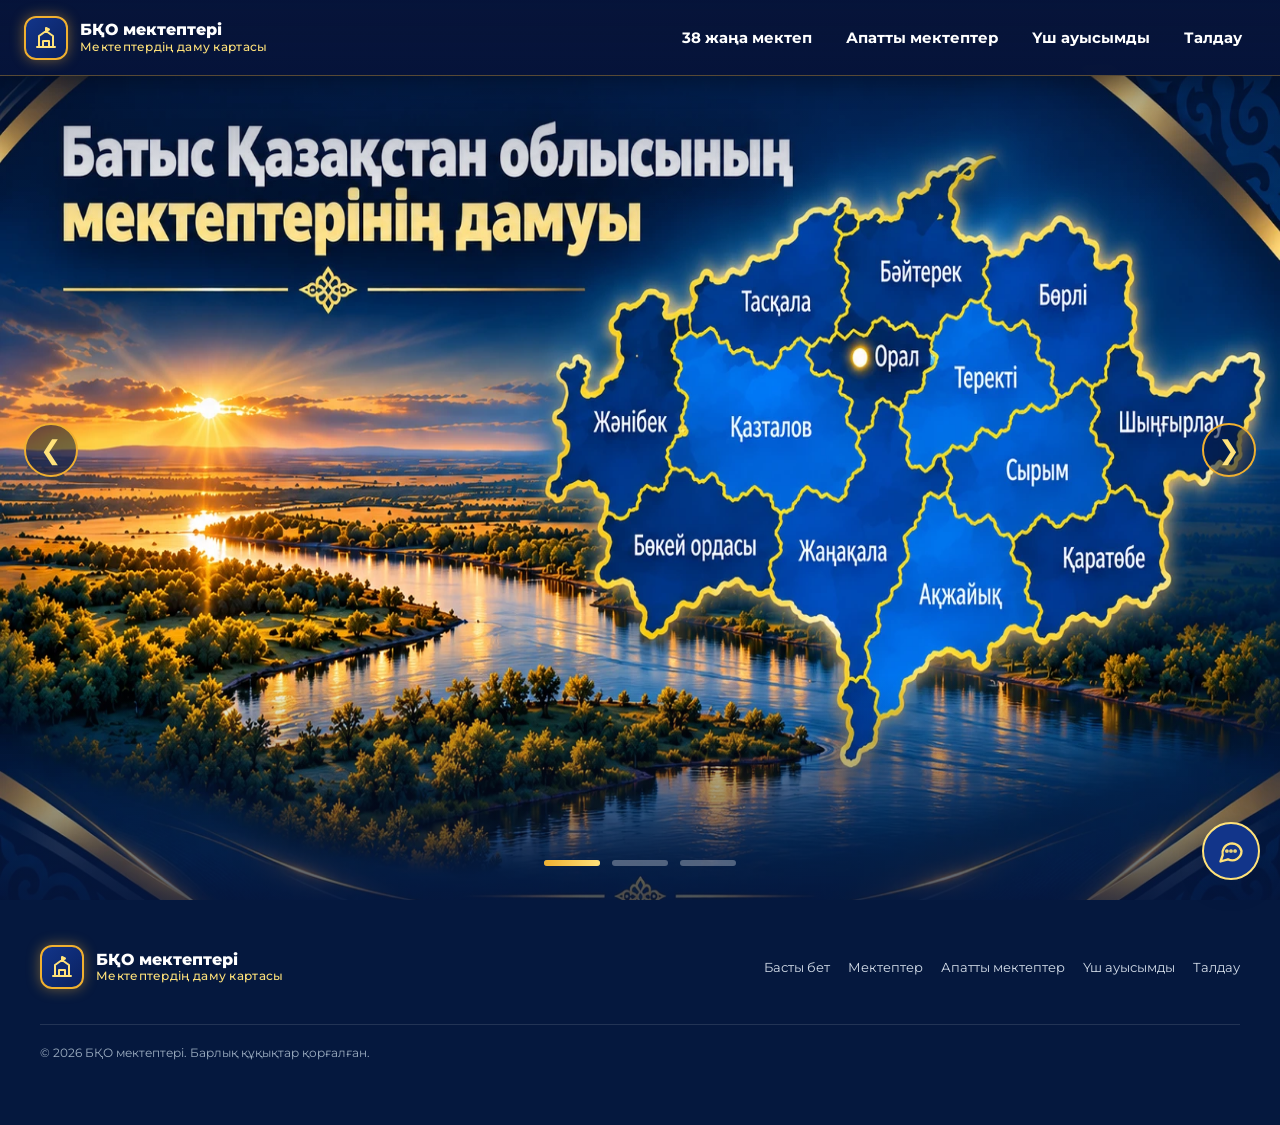
<file: index.html>
<!doctype html>
<html lang="kk">

<head>
    <meta charset="utf-8">
    <meta name="viewport" content="width=device-width,initial-scale=1">
    <title>Батыс Қазақстан облысының мектептерінің дамуы</title>
    <link rel="preconnect" href="https://fonts.googleapis.com">
    <link href="https://fonts.googleapis.com/css2?family=Montserrat:wght@500;700;800&display=swap" rel="stylesheet">
    <link rel="stylesheet" href="/styles/style.css">
    <link rel="stylesheet" href="/styles/header.css">
    <link rel="stylesheet" href="/styles/main.css">
    <link rel="stylesheet" href="/styles/footer.css">
    <link rel="stylesheet" href="/styles/adaptive.css">
    <link rel="shortcut icon" href="./images/icon.webp" type="image/x-icon">
    <style>
        .header {
            background-color: rgba(6, 20, 58, .92);
        }
        /* ===== Баннер на всю ширину, кликабельные слайды ===== */
        
        .hero {
            width: 100%;
            margin: 0;
            padding: 0;
            background: #06143a;
        }
        
        .hero .slide img {
            display: block;
            width: 100%;
            height: 100%;
            object-fit: fill;
        }
        
        .hero a.slide {
            cursor: pointer;
            text-decoration: none;
            -webkit-tap-highlight-color: transparent;
        }
        /* ===== Мобильная адаптация ===== */
        
        html {
            -webkit-text-size-adjust: 100%;
        }
        
        img,
        svg {
            max-width: 100%;
        }
        
        body {
            overflow-x: hidden;
        }
        
        @media (max-width: 900px) {
            .footer__top {
                flex-wrap: wrap;
                gap: 24px;
            }
            .footer__nav {
                flex-wrap: wrap;
                gap: 12px 20px;
            }
        }
        
        @media (max-width: 768px) {
            .logo {
                min-width: 0;
            }
            .logo__text {
                font-size: 15px;
                line-height: 1.2;
            }
            .logo__text small {
                font-size: 11px;
                display: block;
            }
            /* Выпадающее меню: место задаёт top, transform только для анимации */
            .header__inner {
                position: relative;
            }
            .header .nav {
                position: absolute !important;
                top: 100% !important;
                left: 0 !important;
                right: 0 !important;
                width: 100% !important;
                display: flex !important;
                flex-direction: column !important;
                gap: 0 !important;
                margin: 0 !important;
                padding: 0 !important;
                background: rgba(6, 20, 58, .98) !important;
                max-height: calc(100vh - var(--header-h));
                overflow-y: auto;
                transform: translateY(-16px) !important;
                opacity: 0;
                visibility: hidden;
                pointer-events: none;
                transition: transform .25s ease, opacity .25s ease, visibility .25s;
            }
            .header .nav.open {
                transform: translateY(0) !important;
                opacity: 1;
                visibility: visible;
                pointer-events: auto;
            }
            .header .nav a {
                padding: 16px 20px;
                font-size: 16px;
                border-bottom: 1px solid rgba(255, 255, 255, .08);
            }
            /* Слайдер */
            .hero {
                height: auto;
                min-height: 0;
                aspect-ratio: 16 / 10;
            }
            .hero .slide,
            .hero .slide img {
                width: 100%;
                height: 100%;
                object-fit: cover;
                object-position: center;
                margin: 0;
            }
            .arrow {
                width: 36px;
                height: 36px;
                font-size: 16px;
            }
            .arrow--prev {
                left: 8px;
            }
            .arrow--next {
                right: 8px;
            }
            .dots {
                bottom: 10px;
            }
            /* Подвал */
            .footer__inner {
                padding: 28px 16px;
            }
            .footer__top {
                flex-direction: column;
                align-items: flex-start;
                gap: 20px;
            }
            .footer__nav {
                flex-direction: column;
                gap: 10px;
            }
            .footer__bottom {
                flex-direction: column;
                gap: 6px;
                text-align: left;
                font-size: 13px;
            }
        }
        
        @media (max-width: 480px) {
            .logo__text {
                font-size: 14px;
            }
            .hero {
                aspect-ratio: 4 / 3;
            }
        }
        /* ===== Помощник (чат с готовыми ответами) ===== */

        .bot-fab {
            position: fixed;
            right: 20px;
            bottom: 20px;
            z-index: 950;
            width: 58px;
            height: 58px;
            display: flex;
            align-items: center;
            justify-content: center;
            padding: 0;
            border: 2px solid #ffe27a;
            border-radius: 50%;
            background: #12358a;
            color: #ffe27a;
            cursor: pointer;
            box-shadow: 0 8px 22px rgba(6, 20, 58, .4);
            transition: transform .15s, background .15s;
            -webkit-tap-highlight-color: transparent;
        }

        .bot-fab:hover {
            transform: scale(1.06);
            background: #1c4fb5;
        }

        .bot-fab svg {
            width: 28px;
            height: 28px;
        }

        .bot-win {
            position: fixed;
            right: 20px;
            bottom: 90px;
            z-index: 950;
            width: 360px;
            max-width: calc(100vw - 24px);
            height: 500px;
            max-height: calc(100vh - 110px);
            display: flex;
            flex-direction: column;
            background: #fff;
            border-radius: 20px;
            border: 1px solid #dbe3f3;
            box-shadow: 0 16px 40px rgba(6, 20, 58, .35);
            overflow: hidden;
            opacity: 0;
            visibility: hidden;
            transform: translateY(14px);
            transition: opacity .2s, transform .2s, visibility .2s;
        }

        .bot-win.is-open {
            opacity: 1;
            visibility: visible;
            transform: translateY(0);
        }

        .bot-head {
            display: flex;
            align-items: center;
            justify-content: space-between;
            padding: 14px 16px;
            background: #12358a;
            color: #fff;
            font-weight: 700;
            font-size: 15px;
        }

        .bot-head small {
            display: block;
            font-weight: 500;
            font-size: 12px;
            color: #ffe27a;
        }

        .bot-close {
            background: none;
            border: 0;
            color: #fff;
            font-size: 24px;
            line-height: 1;
            cursor: pointer;
        }

        .bot-msgs {
            flex: 1 1 auto;
            min-height: 0;
            overflow-y: auto;
            padding: 14px;
            display: flex;
            flex-direction: column;
            gap: 10px;
            background: #f4f7fd;
        }

        .bot-m {
            max-width: 86%;
            padding: 10px 13px;
            border-radius: 14px;
            font-size: 14px;
            line-height: 1.45;
            word-wrap: break-word;
        }

        .bot-m--bot {
            align-self: flex-start;
            background: #fff;
            color: #1d2b44;
            border: 1px solid #dbe3f3;
            border-bottom-left-radius: 4px;
        }

        .bot-m--me {
            align-self: flex-end;
            background: #12358a;
            color: #fff;
            border-bottom-right-radius: 4px;
        }

        .bot-chips {
            display: flex;
            flex-wrap: wrap;
            gap: 6px;
            padding: 8px 12px;
            border-top: 1px solid #e6ecf7;
            background: #fff;
            max-height: 96px;
            overflow-y: auto;
        }

        .bot-chip {
            font: inherit;
            font-size: 12.5px;
            font-weight: 600;
            cursor: pointer;
            padding: 6px 11px;
            border-radius: 999px;
            border: 1px solid #c9d3e0;
            background: #fff;
            color: #12358a;
        }

        .bot-chip:hover {
            background: #eef3ff;
            border-color: #12358a;
        }

        .bot-form {
            display: flex;
            gap: 8px;
            padding: 10px 12px;
            border-top: 1px solid #e6ecf7;
            background: #fff;
        }

        .bot-form input {
            flex: 1;
            min-width: 0;
            font: inherit;
            font-size: 14px;
            padding: 10px 12px;
            border: 1px solid #c9d3e0;
            border-radius: 12px;
            outline: none;
        }

        .bot-form input:focus {
            border-color: #12358a;
        }

        .bot-form button {
            font: inherit;
            font-weight: 700;
            font-size: 14px;
            cursor: pointer;
            padding: 0 16px;
            border: 0;
            border-radius: 12px;
            background: #ef8a2b;
            color: #fff;
        }

        @media (max-width: 768px) {
            .bot-fab {
                right: 12px;
                bottom: 12px;
                width: 52px;
                height: 52px;
            }
            .bot-win {
                right: 12px;
                bottom: 76px;
                height: 70vh;
            }
        }
        
        .bot-m {
            white-space: pre-wrap;
        }
        
        .bot-tools {
            display: flex;
            align-items: center;
            gap: 10px;
        }
        
        .bot-lang {
            font: inherit;
            font-size: 12px;
            font-weight: 700;
            cursor: pointer;
            padding: 4px 9px;
            border-radius: 999px;
            border: 1px solid #ffe27a;
            background: transparent;
            color: #ffe27a;
        }
        
        .bot-lang:hover {
            background: rgba(255, 226, 122, .15);
        }
        
        .bot-link {
            display: block;
            margin-top: 8px;
            padding: 8px 12px;
            border-radius: 10px;
            background: #eef3ff;
            color: #12358a;
            font-weight: 700;
            font-size: 13px;
            text-decoration: none;
        }
        
        .bot-link:hover {
            background: #dfe8ff;
        }
    </style>
</head>

<body>
    <header class="header">
        <div class="header__inner">
            <a href="index.html" class="logo">
                <span class="logo__icon">
                    <svg width="24" height="24" viewBox="0 0 24 24" fill="none" stroke="#ffe27a" stroke-width="2" stroke-linecap="round" stroke-linejoin="round">
                        <path d="M3 21h18M5 21V10l7-5 7 5v11M9 21v-6h6v6M12 5V2l3 1.5L12 5"/>
                    </svg>
                </span>
                <span class="logo__text">
                    БҚО мектептері
                    <small>Мектептердің даму картасы</small>
                </span>
            </a>

            <nav class="nav" id="nav">
                <!-- <a href="#">Басты бет</a> -->
                <a href="./schools.html">38 жаңа мектеп</a>
                <a href="./emergency-schools.html">Апатты мектептер</a>
                <a href="./shifts.html">Үш ауысымды</a>
                <a href="./result.html">Талдау</a>
                <!-- <a href="zko_map.html" class="btn-map">Карта</a> -->
            </nav>

            <button class="burger" id="burger" aria-label="Мәзір">
                <span></span><span></span><span></span>
            </button>
        </div>
    </header>

    <section class="hero" id="hero">
        <a class="slide active" href="./schools.html"><img src="/images/slide1.webp" alt="38 жаңа мектеп"></a>
        <a class="slide" href="./emergency-schools.html"><img src="/images/slide2.webp" alt="Апатты мектептер"></a>
        <a class="slide" href="./shifts.html"><img src="/images/slide3.webp" alt="Үш ауысымды мектептер"></a>

        <button class="arrow arrow--prev" aria-label="Алдыңғы">&#10094;</button>
        <button class="arrow arrow--next" aria-label="Келесі">&#10095;</button>

        <div class="dots"></div>
    </section>

    <footer class="footer">
        <div class="footer__inner">

            <div class="footer__top">

                <!-- Логотип -->
                <a href="/" class="logo footer__logo">
                    <span class="logo__icon">
                    <svg width="24" height="24" viewBox="0 0 24 24"
                         fill="none" stroke="#ffe27a" stroke-width="2"
                         stroke-linecap="round" stroke-linejoin="round">
                        <path d="M3 21h18M5 21V10l7-5 7 5v11M9 21v-6h6v6M12 5V2l3 1.5L12 5"/>
                    </svg>
                </span>

                    <span class="logo__text">
                    БҚО мектептері
                    <small>Мектептердің даму картасы</small>
                </span>
                </a>

                <!-- Навигация -->
                <nav class="footer__nav">
                    <a href="/">Басты бет</a>
                    <a href="./schools.html">Мектептер</a>
                    <a href="./emergency-schools.html">Апатты мектептер</a>
                    <a href="./shifts.html">Үш ауысымды</a>
                    <a href="./result.html">Талдау</a>
                </nav>

            </div>

            <div class="footer__bottom">
                <p>© 2026 БҚО мектептері. Барлық құқықтар қорғалған.</p>
            </div>

        </div>
    </footer>

    <!-- ===== Помощник ===== -->
    <button type="button" class="bot-fab" id="botFab" aria-label="Көмекші" aria-expanded="false">
        <svg viewBox="0 0 24 24" fill="none" stroke="currentColor" stroke-width="2" stroke-linecap="round" stroke-linejoin="round" aria-hidden="true"><path d="M21 12a8 8 0 0 1-11.6 7.1L3 21l1.9-5.4A8 8 0 1 1 21 12z"/><circle cx="8.5" cy="12" r=".6" fill="currentColor"/><circle cx="12" cy="12" r=".6" fill="currentColor"/><circle cx="15.5" cy="12" r=".6" fill="currentColor"/></svg>
    </button>
    <div class="bot-win" id="botWin" role="dialog" aria-label="Көмекші">
        <div class="bot-head">
            <span>Көмекші<small id="botSub">Сайт бойынша көмекші</small></span>
            <span class="bot-tools">
                <button type="button" class="bot-lang" id="botLang" aria-label="Тіл / Язык">ҚАЗ</button>
                <button type="button" class="bot-close" id="botClose" aria-label="Жабу">&times;</button>
            </span>
        </div>
        <div class="bot-msgs" id="botMsgs"></div>
        <div class="bot-chips" id="botChips"></div>
        <form class="bot-form" id="botForm" autocomplete="off">
            <input type="text" id="botInput" placeholder="Сұрағыңызды жазыңыз…" maxlength="200">
            <button type="submit" aria-label="Жіберу">&#10148;</button>
        </form>
    </div>

    <script>
        (function() {
            var fab = document.getElementById('botFab'),
                win = document.getElementById('botWin'),
                msgs = document.getElementById('botMsgs'),
                chips = document.getElementById('botChips'),
                form = document.getElementById('botForm'),
                input = document.getElementById('botInput'),
                langBtn = document.getElementById('botLang'),
                sub = document.getElementById('botSub');
            if (!fab) return;

            var lang = 'kk';
            var T = function(l, kk, ru) {
                return l === 'ru' ? ru : kk;
            };
            // ДАННЫЕ ДЛЯ ОТВЕТОВ — меняйте здесь (годы: [год, число школ]), href — страница раздела
            var DATA = [{
                key: 'new',
                href: './schools.html',
                label: 'Жаңа салынған мектептер',
                years: [[2023, 14], [2024, 8], [2025, 8], [2026, 8]]
            }, {
                key: 'apatty',
                href: './emergency-schools.html',
                label: 'Апатты мектептер',
                years: [[2024, 16], [2025, 8], [2026, 5]]
            }, {
                key: 'shifts',
                href: './shifts.html',
                label: '3 ауысымды мектептер',
                years: [[2024, 13], [2025, 8], [2026, 5]]
            }];
            var PAGES = {
                'new': ['38 жаңа мектеп', 'Новые школы'],
                'apatty': ['Апатты мектептер', 'Аварийные школы'],
                'shifts': ['Үш ауысымды', 'Трёхсменные школы'],
                'result': ['Талдау', 'Анализ']
            };
            var D = function() {
                return DATA;
            };
            var lastLinks = [];
            var link = function(key, href, l) {
                return {
                    label: PAGES[key][l === 'ru' ? 1 : 0],
                    href: href
                };
            };
            var fold = function(t) {
                return String(t || '').toLowerCase().replace(/ё/g, 'е').replace(/ә/g, 'а').replace(/ғ/g, 'г')
                    .replace(/қ/g, 'к').replace(/ң/g, 'н').replace(/ө/g, 'о').replace(/[ұү]/g, 'у')
                    .replace(/һ/g, 'х').replace(/[іы]/g, 'и');
            };

            var NAMES = {
                'new': ['жаңа салынған мектептер', 'новые школы'],
                'apatty': ['апатты мектептер', 'аварийные школы'],
                'shifts': ['3 ауысымды мектептер', 'трёхсменные школы']
            };
            var KEYS = {
                'new': ['жаңа', 'новы', 'салын', 'построен', 'строител', 'строен'],
                'apatty': ['апат', 'аварий'],
                'shifts': ['ауысым', 'смен', '3 ау']
            };
            var nm = function(d, l) {
                var n = NAMES[d.key];
                return n ? T(l, n[0], n[1]) : d.label;
            };
            var val = function(d, y) {
                var r = d.years.filter(function(a) {
                    return a[0] === y;
                })[0];
                return r ? r[1] : null;
            };
            var sum = function(d) {
                return d.years.reduce(function(s, a) {
                    return s + a[1];
                }, 0);
            };
            var allYears = function() {
                var m = {};
                D().forEach(function(d) {
                    d.years.forEach(function(a) {
                        m[a[0]] = 1;
                    });
                });
                return Object.keys(m).map(Number).sort();
            };
            var line = function(d) {
                return d.years.map(function(a) {
                    return a[0] + ' — ' + a[1];
                }).join(', ');
            };
            var range = function(d) {
                return d.years[0][0] + '–' + d.years[d.years.length - 1][0];
            };

            function catAnswer(d, y, l) {
                lastLinks = [link(d.key, d.href, l)];
                if (y) {
                    var v = val(d, y);
                    if (v == null) return T(l, y + ' жылы «' + nm(d, l) + '» бойынша деректер жоқ (деректер ' + range(d) + ' жылдарға берілген).',
                        'За ' + y + ' год данных по «' + nm(d, l) + '» нет (данные за ' + range(d) + ').');
                    return T(l, y + ' жылы — ' + v + ' (' + nm(d, l) + ').', 'В ' + y + ' году — ' + v + ' (' + nm(d, l) + ').');
                }
                return nm(d, l).charAt(0).toUpperCase() + nm(d, l).slice(1) + ':\n' + line(d) + '\n' + T(l, 'Барлығы — ' + sum(d) + '.', 'Всего — ' + sum(d) + '.');
            }

            function yearAnswer(y, l) {
                var parts = [];
                D().forEach(function(d) {
                    var v = val(d, y);
                    if (v != null) parts.push('• ' + nm(d, l) + ' — ' + v);
                });
                if (!parts.length) return T(l, y + ' жылы бойынша деректер жоқ.', 'За ' + y + ' год данных нет.');
                return T(l, y + ' жылы:', 'В ' + y + ' году:') + '\n' + parts.join('\n');
            }

            function summary(l) {
                var rows = D().map(function(d) {
                    return '• ' + nm(d, l) + ': ' + line(d) + T(l, ' (барлығы ' + sum(d) + ')', ' (всего ' + sum(d) + ')');
                });
                return T(l, 'Көрсеткіштер (жылдар бойынша):', 'Показатели по годам:') + '\n' + rows.join('\n');
            }

            function peak(cat, l) {
                var list = cat ? [cat] : D();
                return list.map(function(d) {
                    var mx = d.years[0],
                        mn = d.years[0];
                    d.years.forEach(function(a) {
                        if (a[1] > mx[1]) mx = a;
                        if (a[1] < mn[1]) mn = a;
                    });
                    if (mx[1] === mn[1]) return '• ' + nm(d, l) + T(l, ': барлық жылдары бірдей — ', ': во все годы одинаково — ') + mx[1];
                    return '• ' + nm(d, l) + T(l, ': ең көп — ' + mx[0] + ' жылы (' + mx[1] + '), ең аз — ' + mn[0] + ' жылы (' + mn[1] + ')',
                        ': больше всего — ' + mx[0] + ' (' + mx[1] + '), меньше всего — ' + mn[0] + ' (' + mn[1] + ')');
                }).join('\n');
            }

            function trend(cat, l) {
                var list = cat ? [cat] : D();
                return list.map(function(d) {
                    var a = d.years[0],
                        b = d.years[d.years.length - 1],
                        diff = b[1] - a[1];
                    var w = diff < 0 ? T(l, 'азайды', 'уменьшилось') : diff > 0 ? T(l, 'өсті', 'выросло') : T(l, 'өзгермеді', 'не изменилось');
                    return '• ' + nm(d, l) + ': ' + a[0] + ' — ' + a[1] + ' → ' + b[0] + ' — ' + b[1] + ' (' + w + (diff ? ' ' + Math.abs(diff) : '') + ')';
                }).join('\n');
            }

            var ITEMS = [{
                    kk: 'Қай бетте не бар?',
                    ru: 'Что на каких страницах?',
                    k: ['где', 'кай бет', 'какой страниц', 'баска', 'бет', 'меню', 'страниц', 'раздел', 'болим', 'бөлім', 'навигац', 'ссылк', 'перейти'],
                    run: function(l) {
                        lastLinks = [link('new', './schools.html', l), link('apatty', './emergency-schools.html', l), link('shifts', './shifts.html', l), link('result', './result.html', l)];
                        return T(l, '• «38 жаңа мектеп» — жаңа салынған мектептер: карта, тізім, суреттер.\n• «Апатты мектептер» — апатты мектептер тізімі және картасы.\n• «Үш ауысымды» — үш ауысымды мектептер.\n• «Талдау» — көрсеткіштердің жылдар бойынша графиктері.',
                            '• «38 жаңа мектеп» — новые школы: карта, список, фото.\n• «Апатты мектептер» — список и карта аварийных школ.\n• «Үш ауысымды» — трёхсменные школы.\n• «Талдау» — графики показателей по годам.');
                    }
                },
                {
                    kk: 'Жалпы көрсеткіштер',
                    ru: 'Общие показатели',
                    k: ['барлыгы', 'всего', 'итого', 'жалпы', 'канша', 'сколько', 'показател', 'корсеткиш', 'умум', 'цифр', 'сан'],
                    run: function(l) {
                        lastLinks = [link('result', './result.html', l)];
                        return summary(l);
                    }
                },
                {
                    kk: 'Бұл сайт не туралы?',
                    ru: 'О чём этот сайт?',
                    k: ['не туралы', 'о чем', 'что это', 'что такое', 'сайт', 'проект', 'кандай'],
                    run: function(l) {
                        return T(l, 'Бұл сайт — Батыс Қазақстан облысы мектептерінің даму картасы: жаңа салынған, апатты және үш ауысымды мектептер, олардың орналасқан жері, суреттері және көрсеткіштердің жылдар бойынша динамикасы.',
                            'Этот сайт — карта развития школ Западно-Казахстанской области: новые, аварийные и трёхсменные школы, их расположение, фото и динамика показателей по годам.');
                    }
                },
                {
                    kk: 'Картаны қалай қолданамын?',
                    ru: 'Как пользоваться картой?',
                    k: ['карта', 'карт', 'нажать', 'басу', 'аудан', 'район'],
                    run: function(l) {
                        lastLinks = [link('new', './schools.html', l)];
                        return T(l, 'Мектептер беттерінде карта бар: ауданды басыңыз — кесте мен суреттер сол ауданның мектептерін көрсетеді. Қайта басқанда сүзгі өшеді.',
                            'На страницах со школами есть карта: нажмите на район — таблица и фото покажут школы этого района. Повторный клик сбрасывает фильтр.');
                    }
                },
                {
                    kk: 'Байланыс',
                    ru: 'Контакты',
                    k: ['байланис', 'контакт', 'телефон', 'почта', 'связ', 'адрес'],
                    run: function(l) {
                        return T(l, 'Байланыс деректері бұл бетте көрсетілмеген. Облыстық білім басқармасына хабарласыңыз.',
                            'Контакты на странице не указаны — уточните в управлении образования области.');
                    }
                }
            ];

            var has = function(f, arr) {
                return arr.some(function(w) {
                    return f.indexOf(fold(w)) !== -1;
                });
            };

            function answer(q, forced) {
                var l = /[әғқңөұүһі]/i.test(q) ? 'kk' : (/[эщъёьюя]|школ|сколько|где\b|как\b|что\b|год|покаж|есть|какие|динамик|график|сравн|больше|меньше|аварийн|смен|нов/i.test(q) ? 'ru' : (forced || lang));
                var f = fold(q);
                lastLinks = [];
                var ym = /(20[2-3]\d)/.exec(q),
                    year = ym ? +ym[1] : null;
                var cat = null;
                D().forEach(function(d) {
                    if (!cat && has(f, KEYS[d.key] || [])) cat = d;
                });
                if (has(f, ['динамик', 'тенденц', 'изменени', 'рост', 'снижен', 'азай', 'өзгер', 'озгер', 'өсу', 'osu', 'сравн'])) {
                    if (!has(f, ['сравнит'])) return trend(cat, l);
                }
                if (has(f, ['коп', 'больше всего', 'меньше всего', 'наибольш', 'наименьш', 'максим', 'минимум', 'пик', 'кай жили', 'какой год', 'каком году', 'аз болды'])) return peak(cat, l);
                if (cat) return catAnswer(cat, year, l);
                if (year) return yearAnswer(year, l);
                var best = null,
                    bs = 0;
                ITEMS.forEach(function(it) {
                    var s = 0;
                    it.k.forEach(function(w) {
                        if (f.indexOf(fold(w)) !== -1) s += w.length;
                    });
                    if (s > bs) {
                        bs = s;
                        best = it;
                    }
                });
                if (best) return best.run(l);
                return T(l, 'Кешіріңіз, жауап таппадым. Жылды немесе бағытты жазып көріңіз (мысалы: «2025», «апатты мектептер», «қай бетте не бар»).',
                    'Не нашёл ответ. Напишите год или направление (например: «2025», «аварийные школы», «что где находится»).');
            }

            function add(text, me, links) {
                var d = document.createElement('div');
                d.className = 'bot-m ' + (me ? 'bot-m--me' : 'bot-m--bot');
                d.textContent = text;
                (links || []).forEach(function(k) {
                    var a = document.createElement('a');
                    a.className = 'bot-link';
                    a.href = k.href;
                    a.textContent = T(lang, 'Ашу: ', 'Открыть: ') + k.label + ' →';
                    d.appendChild(a);
                });
                msgs.appendChild(d);
                msgs.scrollTop = msgs.scrollHeight;
            }

            function reply(text) {
                var links = lastLinks.slice();
                setTimeout(function() {
                    add(text, false, links);
                }, 300);
            }

            function renderChips() {
                chips.innerHTML = '';
                var list = ITEMS.map(function(it) {
                    return {
                        label: T(lang, it.kk, it.ru),
                        run: function() {
                            return it.run(lang);
                        }
                    };
                });
                D().forEach(function(d) {
                    list.push({
                        label: nm(d, lang).charAt(0).toUpperCase() + nm(d, lang).slice(1),
                        run: function() {
                            return catAnswer(d, null, lang);
                        }
                    });
                });
                allYears().forEach(function(y) {
                    list.push({
                        label: T(lang, y + ' жыл', y + ' год'),
                        run: function() {
                            return yearAnswer(y, lang);
                        }
                    });
                });
                list.forEach(function(c) {
                    var b = document.createElement('button');
                    b.type = 'button';
                    b.className = 'bot-chip';
                    b.textContent = c.label;
                    b.addEventListener('click', function() {
                        add(c.label, true);
                        lastLinks = [];
                        reply(c.run());
                    });
                    chips.appendChild(b);
                });
            }

            function applyLang() {
                langBtn.textContent = lang === 'kk' ? 'ҚАЗ' : 'РУС';
                sub.textContent = T(lang, 'Сайт бойынша көмекші', 'Помощник по сайту');
                input.placeholder = T(lang, 'Сұрағыңызды жазыңыз…', 'Напишите вопрос…');
                renderChips();
            }
            langBtn.addEventListener('click', function() {
                lang = lang === 'kk' ? 'ru' : 'kk';
                applyLang();
            });

            var greeted = false;

            function toggle(open) {
                var on = open != null ? open : !win.classList.contains('is-open');
                win.classList.toggle('is-open', on);
                fab.setAttribute('aria-expanded', on);
                if (on && !greeted) {
                    greeted = true;
                    add(T(lang, 'Сәлеметсіз бе! Мен сайт бойынша көмекшімін: қай бетте не бар, қанша мектеп бар — сұраңыз. Жылды немесе бағытты жазыңыз (мысалы: «2025», «апатты мектептер»). Орысша да жаза аласыз (ҚАЗ/РУС батырмасы).',
                        'Здравствуйте! Я помощник по сайту: подскажу, что на каких страницах и сколько школ. Выберите вопрос или напишите год или направление (например: «2025», «аварийные школы»). Можно писать и по-казахски (кнопка ҚАЗ/РУС).'), false);
                }
                if (on) setTimeout(function() {
                    input.focus();
                }, 250);
            }
            fab.addEventListener('click', function() {
                toggle();
            });
            document.getElementById('botClose').addEventListener('click', function() {
                toggle(false);
            });
            form.addEventListener('submit', function(e) {
                e.preventDefault();
                var q = input.value.trim();
                if (!q) return;
                input.value = '';
                add(q, true);
                reply(answer(q));
            });
            applyLang();
        })();
    </script>
    <script src="./js/app.js"></script>
</body>

</html>
</file>
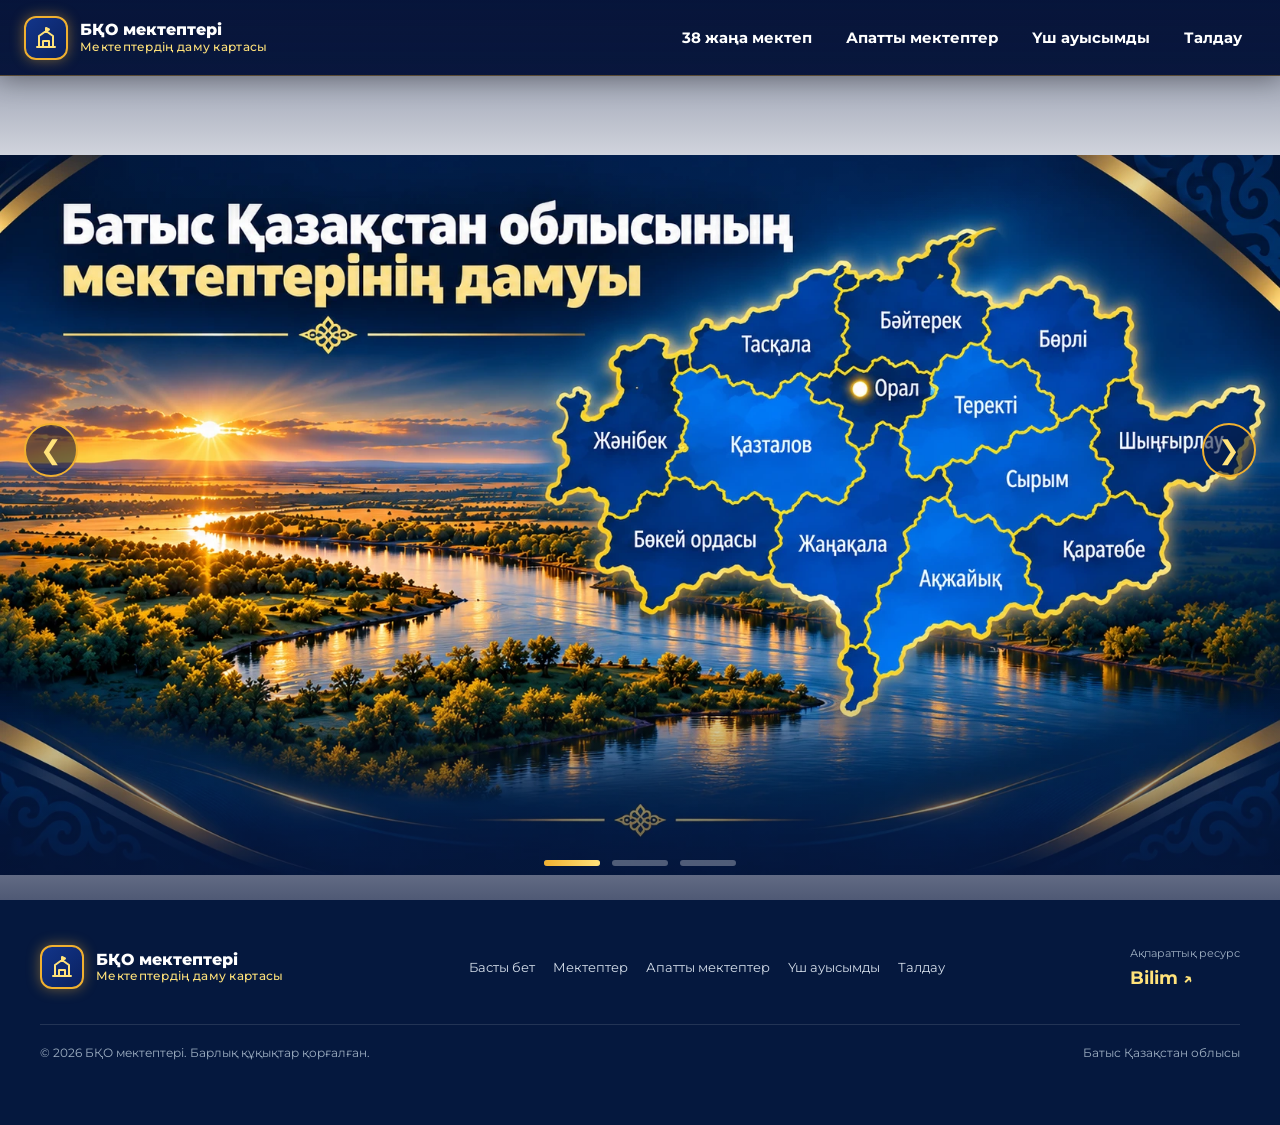
<file: index old.html>
<!doctype html>
<html lang="kk">

<head>
    <meta charset="utf-8">
    <meta name="viewport" content="width=device-width,initial-scale=1">
    <title>Батыс Қазақстан облысының мектептерінің дамуы</title>
    <link rel="preconnect" href="https://fonts.googleapis.com">
    <link href="https://fonts.googleapis.com/css2?family=Montserrat:wght@500;700;800&display=swap" rel="stylesheet">
    <link rel="stylesheet" href="/styles/style.css">
    <link rel="stylesheet" href="/styles/header.css">
    <link rel="stylesheet" href="/styles/main.css">
    <link rel="stylesheet" href="/styles/footer.css">
    <link rel="stylesheet" href="/styles/adaptive.css">
    <link rel="shortcut icon" href="./images/icon.webp" type="image/x-icon">
    <style>
        .header {
            background-color: rgba(6, 20, 58, .92);
        }
        /* ===== Мобильная адаптация ===== */
        
        html {
            -webkit-text-size-adjust: 100%;
        }
        
        img,
        svg {
            max-width: 100%;
        }
        
        body {
            overflow-x: hidden;
        }
        
        @media (max-width: 900px) {
            .footer__top {
                flex-wrap: wrap;
                gap: 24px;
            }
            .footer__nav {
                flex-wrap: wrap;
                gap: 12px 20px;
            }
        }
        
        @media (max-width: 768px) {
            .logo {
                min-width: 0;
            }
            .logo__text {
                font-size: 15px;
                line-height: 1.2;
            }
            .logo__text small {
                font-size: 11px;
                display: block;
            }
            /* Выпадающее меню: место задаёт top, transform только для анимации */
            .header__inner {
                position: relative;
            }
            .header .nav {
                position: absolute !important;
                top: 100% !important;
                left: 0 !important;
                right: 0 !important;
                width: 100% !important;
                display: flex !important;
                flex-direction: column !important;
                gap: 0 !important;
                margin: 0 !important;
                padding: 0 !important;
                background: rgba(6, 20, 58, .98) !important;
                max-height: calc(100vh - var(--header-h));
                overflow-y: auto;
                transform: translateY(-16px) !important;
                opacity: 0;
                visibility: hidden;
                pointer-events: none;
                transition: transform .25s ease, opacity .25s ease, visibility .25s;
            }
            .header .nav.open {
                transform: translateY(0) !important;
                opacity: 1;
                visibility: visible;
                pointer-events: auto;
            }
            .header .nav a {
                padding: 16px 20px;
                font-size: 16px;
                border-bottom: 1px solid rgba(255, 255, 255, .08);
            }
            /* Слайдер */
            .hero {
                height: auto;
                min-height: 0;
                aspect-ratio: 16 / 10;
            }
            .hero .slide,
            .hero .slide img {
                width: 100%;
                height: 100%;
                object-fit: contain;
                margin-top: 11px;
            }
            .arrow {
                width: 36px;
                height: 36px;
                font-size: 16px;
            }
            .arrow--prev {
                left: 8px;
            }
            .arrow--next {
                right: 8px;
            }
            .dots {
                bottom: 10px;
            }
            /* Подвал */
            .footer__inner {
                padding: 28px 16px;
            }
            .footer__top {
                flex-direction: column;
                align-items: flex-start;
                gap: 20px;
            }
            .footer__nav {
                flex-direction: column;
                gap: 10px;
            }
            .footer__bottom {
                flex-direction: column;
                gap: 6px;
                text-align: left;
                font-size: 13px;
            }
        }
        
        @media (max-width: 480px) {
            .logo__text {
                font-size: 14px;
            }
            .hero {
                aspect-ratio: 4 / 3;
            }
        }
    </style>
</head>

<body>
    <header class="header">
        <div class="header__inner">
            <a href="index.html" class="logo">
                <span class="logo__icon">
                    <svg width="24" height="24" viewBox="0 0 24 24" fill="none" stroke="#ffe27a" stroke-width="2" stroke-linecap="round" stroke-linejoin="round">
                        <path d="M3 21h18M5 21V10l7-5 7 5v11M9 21v-6h6v6M12 5V2l3 1.5L12 5"/>
                    </svg>
                </span>
                <span class="logo__text">
                    БҚО мектептері
                    <small>Мектептердің даму картасы</small>
                </span>
            </a>

            <nav class="nav" id="nav">
                <!-- <a href="#">Басты бет</a> -->
                <a href="./schools.html">38 жаңа мектеп</a>
                <a href="./emergency-schools.html">Апатты мектептер</a>
                <a href="./shifts.html">Үш ауысымды</a>
                <a href="./result.html">Талдау</a>
                <!-- <a href="zko_map.html" class="btn-map">Карта</a> -->
            </nav>

            <button class="burger" id="burger" aria-label="Мәзір">
                <span></span><span></span><span></span>
            </button>
        </div>
    </header>

    <section class="hero" id="hero">
        <div class="slide active"><img src="/images/slide1.webp" alt="Слайд 1"></div>
        <div class="slide"><img src="/images/slide2.webp" alt="Слайд 2"></div>
        <div class="slide"><img src="/images/slide3.webp" alt="Слайд 3"></div>

        <button class="arrow arrow--prev" aria-label="Алдыңғы">&#10094;</button>
        <button class="arrow arrow--next" aria-label="Келесі">&#10095;</button>

        <div class="dots"></div>
    </section>

    <footer class="footer">
        <div class="footer__inner">

            <div class="footer__top">

                <!-- Логотип -->
                <a href="/" class="logo footer__logo">
                    <span class="logo__icon">
                    <svg width="24" height="24" viewBox="0 0 24 24"
                         fill="none" stroke="#ffe27a" stroke-width="2"
                         stroke-linecap="round" stroke-linejoin="round">
                        <path d="M3 21h18M5 21V10l7-5 7 5v11M9 21v-6h6v6M12 5V2l3 1.5L12 5"/>
                    </svg>
                </span>

                    <span class="logo__text">
                    БҚО мектептері
                    <small>Мектептердің даму картасы</small>
                </span>
                </a>

                <!-- Навигация -->
                <nav class="footer__nav">
                    <a href="/">Басты бет</a>
                    <a href="./schools.html">Мектептер</a>
                    <a href="./emergency-schools.html">Апатты мектептер</a>
                    <a href="./shifts.html">Үш ауысымды</a>
                    <a href="./result.html">Талдау</a>
                </nav>

                <!-- Bilim -->
                <div class="footer__external">
                    <span>Ақпараттық ресурс</span>
                    <a href="#" target="_blank" rel="noopener noreferrer">
                    Bilim <span>↗</span>
                </a>
                </div>

            </div>

            <div class="footer__bottom">
                <p>© 2026 БҚО мектептері. Барлық құқықтар қорғалған.</p>
                <p>Батыс Қазақстан облысы</p>
            </div>

        </div>
    </footer>

    <script src="./js/app.js"></script>
</body>

</html>
</file>
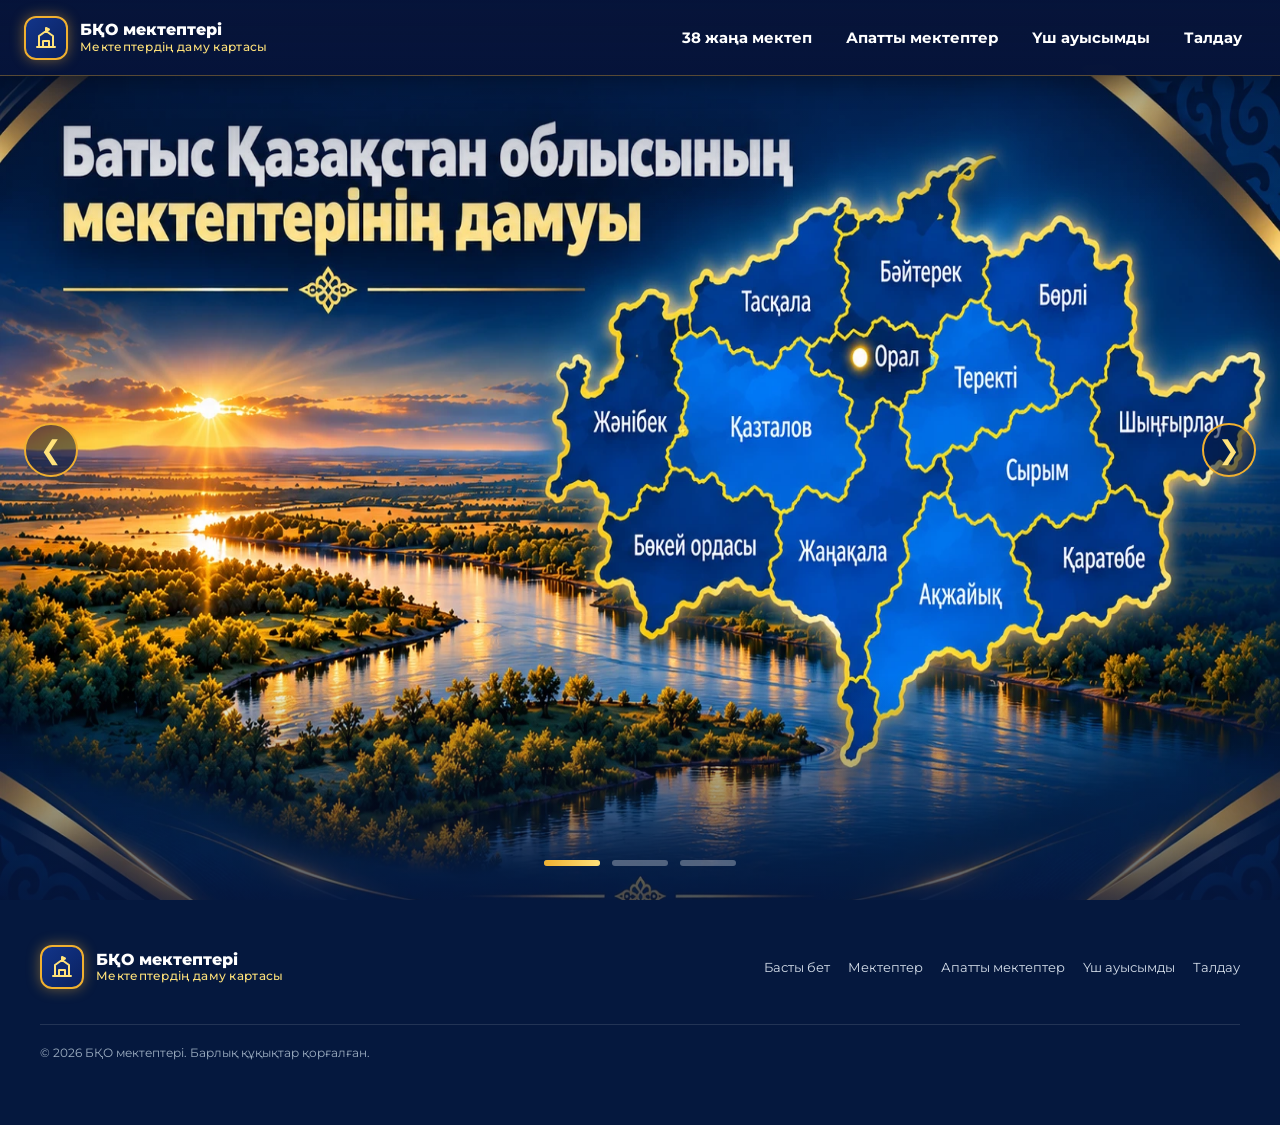
<file: index-old.html>
<!doctype html>
<html lang="kk">

<head>
    <meta charset="utf-8">
    <meta name="viewport" content="width=device-width,initial-scale=1">
    <title>Батыс Қазақстан облысының мектептерінің дамуы</title>
    <link rel="preconnect" href="https://fonts.googleapis.com">
    <link href="https://fonts.googleapis.com/css2?family=Montserrat:wght@500;700;800&display=swap" rel="stylesheet">
    <link rel="stylesheet" href="/styles/style.css">
    <link rel="stylesheet" href="/styles/header.css">
    <link rel="stylesheet" href="/styles/main.css">
    <link rel="stylesheet" href="/styles/footer.css">
    <link rel="stylesheet" href="/styles/adaptive.css">
    <link rel="shortcut icon" href="./images/icon.webp" type="image/x-icon">
    <style>
        .header {
            background-color: rgba(6, 20, 58, .92);
        }
        /* ===== Баннер на всю ширину, кликабельные слайды ===== */
        
        .hero {
            width: 100%;
            margin: 0;
            padding: 0;
            background: #06143a;
        }
        
        .hero .slide img {
            display: block;
            width: 100%;
            height: 100%;
            object-fit: fill;
        }
        
        .hero a.slide {
            cursor: pointer;
            text-decoration: none;
            -webkit-tap-highlight-color: transparent;
        }
        /* ===== Мобильная адаптация ===== */
        
        html {
            -webkit-text-size-adjust: 100%;
        }
        
        img,
        svg {
            max-width: 100%;
        }
        
        body {
            overflow-x: hidden;
        }
        
        @media (max-width: 900px) {
            .footer__top {
                flex-wrap: wrap;
                gap: 24px;
            }
            .footer__nav {
                flex-wrap: wrap;
                gap: 12px 20px;
            }
        }
        
        @media (max-width: 768px) {
            .logo {
                min-width: 0;
            }
            .logo__text {
                font-size: 15px;
                line-height: 1.2;
            }
            .logo__text small {
                font-size: 11px;
                display: block;
            }
            /* Выпадающее меню: место задаёт top, transform только для анимации */
            .header__inner {
                position: relative;
            }
            .header .nav {
                position: absolute !important;
                top: 100% !important;
                left: 0 !important;
                right: 0 !important;
                width: 100% !important;
                display: flex !important;
                flex-direction: column !important;
                gap: 0 !important;
                margin: 0 !important;
                padding: 0 !important;
                background: rgba(6, 20, 58, .98) !important;
                max-height: calc(100vh - var(--header-h));
                overflow-y: auto;
                transform: translateY(-16px) !important;
                opacity: 0;
                visibility: hidden;
                pointer-events: none;
                transition: transform .25s ease, opacity .25s ease, visibility .25s;
            }
            .header .nav.open {
                transform: translateY(0) !important;
                opacity: 1;
                visibility: visible;
                pointer-events: auto;
            }
            .header .nav a {
                padding: 16px 20px;
                font-size: 16px;
                border-bottom: 1px solid rgba(255, 255, 255, .08);
            }
            /* Слайдер */
            .hero {
                height: auto;
                min-height: 0;
                aspect-ratio: 16 / 10;
            }
            .hero .slide,
            .hero .slide img {
                width: 100%;
                height: 100%;
                object-fit: cover;
                object-position: center;
                margin: 0;
            }
            .arrow {
                width: 36px;
                height: 36px;
                font-size: 16px;
            }
            .arrow--prev {
                left: 8px;
            }
            .arrow--next {
                right: 8px;
            }
            .dots {
                bottom: 10px;
            }
            /* Подвал */
            .footer__inner {
                padding: 28px 16px;
            }
            .footer__top {
                flex-direction: column;
                align-items: flex-start;
                gap: 20px;
            }
            .footer__nav {
                flex-direction: column;
                gap: 10px;
            }
            .footer__bottom {
                flex-direction: column;
                gap: 6px;
                text-align: left;
                font-size: 13px;
            }
        }
        
        @media (max-width: 480px) {
            .logo__text {
                font-size: 14px;
            }
            .hero {
                aspect-ratio: 4 / 3;
            }
        }
    </style>
</head>

<body>
    <header class="header">
        <div class="header__inner">
            <a href="index.html" class="logo">
                <span class="logo__icon">
                    <svg width="24" height="24" viewBox="0 0 24 24" fill="none" stroke="#ffe27a" stroke-width="2" stroke-linecap="round" stroke-linejoin="round">
                        <path d="M3 21h18M5 21V10l7-5 7 5v11M9 21v-6h6v6M12 5V2l3 1.5L12 5"/>
                    </svg>
                </span>
                <span class="logo__text">
                    БҚО мектептері
                    <small>Мектептердің даму картасы</small>
                </span>
            </a>

            <nav class="nav" id="nav">
                <!-- <a href="#">Басты бет</a> -->
                <a href="./schools.html">38 жаңа мектеп</a>
                <a href="./emergency-schools.html">Апатты мектептер</a>
                <a href="./shifts.html">Үш ауысымды</a>
                <a href="./result.html">Талдау</a>
                <!-- <a href="zko_map.html" class="btn-map">Карта</a> -->
            </nav>

            <button class="burger" id="burger" aria-label="Мәзір">
                <span></span><span></span><span></span>
            </button>
        </div>
    </header>

    <section class="hero" id="hero">
        <a class="slide active" href="./schools.html"><img src="/images/slide1.webp" alt="38 жаңа мектеп"></a>
        <a class="slide" href="./emergency-schools.html"><img src="/images/slide2.webp" alt="Апатты мектептер"></a>
        <a class="slide" href="./shifts.html"><img src="/images/slide3.webp" alt="Үш ауысымды мектептер"></a>

        <button class="arrow arrow--prev" aria-label="Алдыңғы">&#10094;</button>
        <button class="arrow arrow--next" aria-label="Келесі">&#10095;</button>

        <div class="dots"></div>
    </section>

    <footer class="footer">
        <div class="footer__inner">

            <div class="footer__top">

                <!-- Логотип -->
                <a href="/" class="logo footer__logo">
                    <span class="logo__icon">
                    <svg width="24" height="24" viewBox="0 0 24 24"
                         fill="none" stroke="#ffe27a" stroke-width="2"
                         stroke-linecap="round" stroke-linejoin="round">
                        <path d="M3 21h18M5 21V10l7-5 7 5v11M9 21v-6h6v6M12 5V2l3 1.5L12 5"/>
                    </svg>
                </span>

                    <span class="logo__text">
                    БҚО мектептері
                    <small>Мектептердің даму картасы</small>
                </span>
                </a>

                <!-- Навигация -->
                <nav class="footer__nav">
                    <a href="/">Басты бет</a>
                    <a href="./schools.html">Мектептер</a>
                    <a href="./emergency-schools.html">Апатты мектептер</a>
                    <a href="./shifts.html">Үш ауысымды</a>
                    <a href="./result.html">Талдау</a>
                </nav>

            </div>

            <div class="footer__bottom">
                <p>© 2026 БҚО мектептері. Барлық құқықтар қорғалған.</p>
            </div>

        </div>
    </footer>

    <script src="./js/app.js"></script>
</body>

</html>
</file>
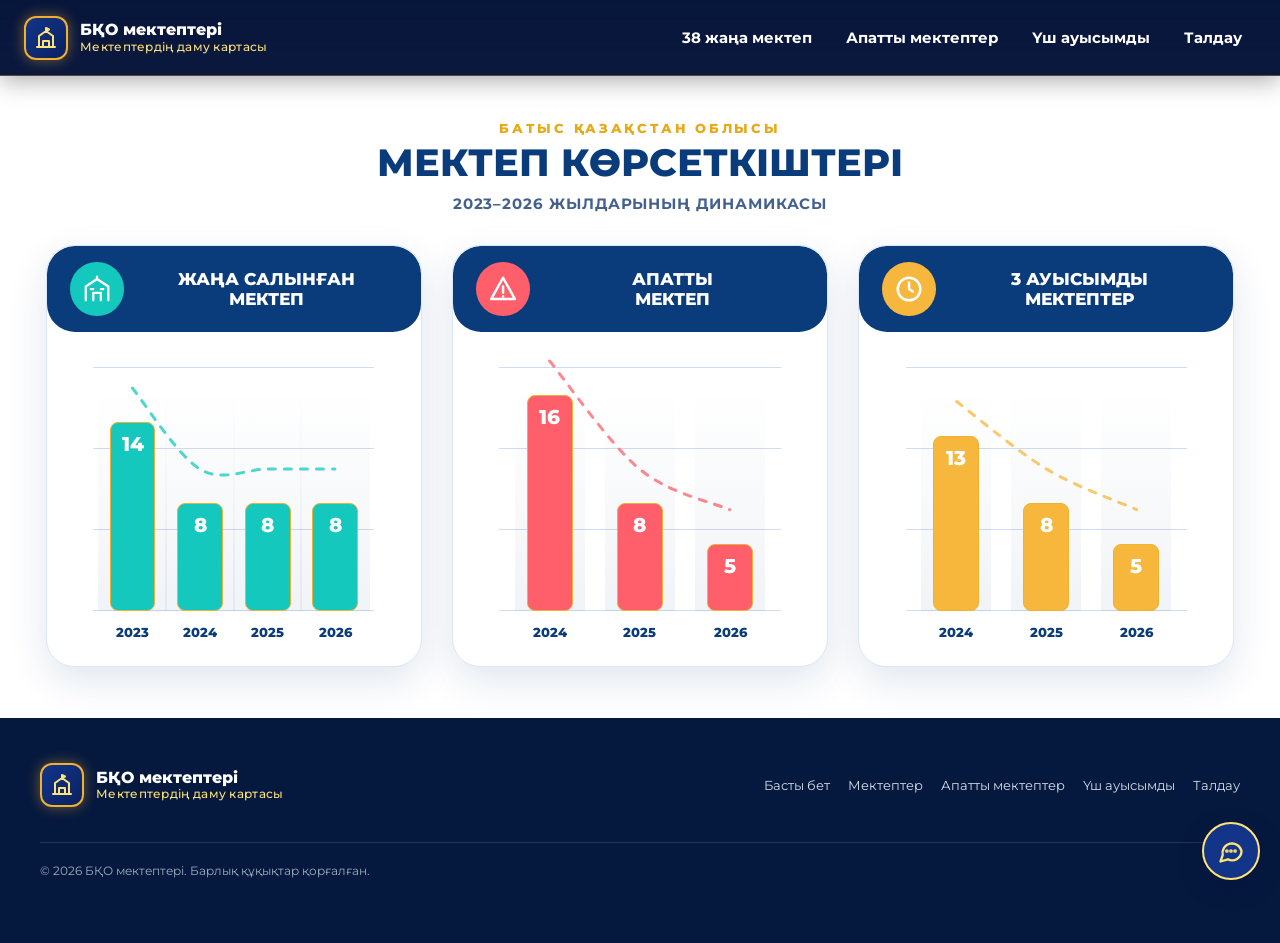
<file: result.html>
<!DOCTYPE html>
<html lang="kk">

<head>
    <meta charset="UTF-8">
    <meta name="viewport" content="width=device-width, initial-scale=1">
    <title>Мектеп көрсеткіштері — Батыс Қазақстан облысы</title>
    <link rel="preconnect" href="https://fonts.googleapis.com">
    <link href="https://fonts.googleapis.com/css2?family=Montserrat:wght@500;700;800&display=swap" rel="stylesheet">
    <link rel="stylesheet" href="/styles/style.css">
    <link rel="stylesheet" href="./styles/header.css">
    <link rel="stylesheet" href="/styles/main.css">
    <link rel="stylesheet" href="./styles/footer.css">
    <link rel="shortcut icon" href="./images/icon.webp" type="image/x-icon">
    <style>
        .header {
            background-color: rgba(6, 20, 58, .92);
        }
        /* ===== Мобильная адаптация ===== */
        
        html {
            -webkit-text-size-adjust: 100%;
        }
        
        img,
        svg {
            max-width: 100%;
        }
        
        body {
            overflow-x: hidden;
        }
        
        @media (max-width: 900px) {
            .footer__top {
                flex-wrap: wrap;
                gap: 24px;
            }
            .footer__nav {
                flex-wrap: wrap;
                gap: 12px 20px;
            }
        }
        
        @media (max-width: 768px) {
            .logo {
                min-width: 0;
            }
            .logo__text {
                font-size: 15px;
                line-height: 1.2;
            }
            .logo__text small {
                font-size: 11px;
                display: block;
            }
            /* Выпадающее меню: место задаёт top, transform только для анимации */
            .header__inner {
                position: relative;
            }
            .header .nav {
                position: absolute !important;
                top: 100% !important;
                left: 0 !important;
                right: 0 !important;
                width: 100% !important;
                display: flex !important;
                flex-direction: column !important;
                gap: 0 !important;
                margin: 0 !important;
                padding: 0 !important;
                background: rgba(6, 20, 58, .98) !important;
                max-height: calc(100vh - var(--header-h));
                overflow-y: auto;
                transform: translateY(-16px) !important;
                opacity: 0;
                visibility: hidden;
                pointer-events: none;
                transition: transform .25s ease, opacity .25s ease, visibility .25s;
            }
            .header .nav.open {
                transform: translateY(0) !important;
                opacity: 1;
                visibility: visible;
                pointer-events: auto;
            }
            .header .nav a {
                padding: 16px 20px;
                font-size: 16px;
                border-bottom: 1px solid rgba(255, 255, 255, .08);
            }
            /* Слайдер */
            .hero {
                height: auto;
                min-height: 0;
                aspect-ratio: 16 / 10;
            }
            .hero .slide,
            .hero .slide img {
                width: 100%;
                height: 100%;
                object-fit: contain;
                margin-top: 11px;
            }
            .arrow {
                width: 36px;
                height: 36px;
                font-size: 16px;
            }
            .arrow--prev {
                left: 8px;
            }
            .arrow--next {
                right: 8px;
            }
            .dots {
                bottom: 10px;
            }
            /* Подвал */
            .footer__inner {
                padding: 28px 16px;
            }
            .footer__top {
                flex-direction: column;
                align-items: flex-start;
                gap: 20px;
            }
            .footer__nav {
                flex-direction: column;
                gap: 10px;
            }
            .footer__bottom {
                flex-direction: column;
                gap: 6px;
                text-align: left;
                font-size: 13px;
            }
        }
        
        @media (max-width: 480px) {
            .logo__text {
                font-size: 14px;
            }
            .hero {
                aspect-ratio: 4 / 3;
            }
        }
        
        .header {
            background-color: rgba(6, 20, 58, .92);
        }
        
        .kpi {
            position: relative;
            overflow: hidden;
            padding: clamp(24px, 3.4vw, 44px) clamp(16px, 3.6vw, 48px) clamp(32px, 4vw, 56px);
            background: #fff;
            padding-top: 120px;
        }
        
        .kpi__inner {
            position: relative;
            z-index: 1;
            max-width: 1280px;
            margin: 0 auto;
        }
        
        .kpi__head {
            text-align: center;
            margin-bottom: clamp(20px, 2.6vw, 32px);
        }
        
        .kpi__eyebrow {
            margin: 0 0 6px;
            font-size: clamp(11px, 1.05vw, 14px);
            font-weight: 800;
            letter-spacing: .2em;
            color: #e8a916;
        }
        
        .kpi__title {
            margin: 0;
            font-size: clamp(24px, 3vw, 40px);
            font-weight: 800;
            line-height: 1.1;
            color: #0a3b7a;
        }
        
        .kpi__sub {
            margin: 10px 0 12px;
            font-size: clamp(12px, 1.2vw, 16px);
            font-weight: 700;
            letter-spacing: .06em;
            color: #43608f;
        }
        
        .kpi__pill {
            display: inline-block;
            padding: 9px 30px;
            border-radius: 12px;
            border: 2px solid #f0b030;
            background: #0a3b7a;
            color: #fff;
            font-size: clamp(11px, 1.1vw, 14px);
            font-weight: 800;
            letter-spacing: .04em;
        }
        
        .kpi__grid {
            display: grid;
            grid-template-columns: repeat(3, minmax(0, 1fr));
            gap: clamp(14px, 2.4vw, 34px);
            align-items: start;
        }
        /* ---- карточка ---- */
        
        .card {
            --c: #14c8bd;
            background: #fff;
            border-radius: 28px;
            border: 1px solid #dbe6f7;
            box-shadow: 0 14px 38px rgba(10, 59, 122, .12);
            overflow: hidden;
        }
        
        .card__head {
            display: flex;
            align-items: center;
            gap: 12px;
            min-height: clamp(66px, 7vw, 86px);
            padding: 0 clamp(14px, 1.8vw, 26px);
            background: #0a3b7a;
            color: #fff;
            text-decoration: none;
            border-radius: 28px;
            transition: background .2s;
        }
        
        .card__head:hover,
        .card__head:focus-visible {
            background: #072a5a;
            outline: none;
        }
        
        .card__icon {
            flex: 0 0 auto;
            display: grid;
            place-items: center;
            width: clamp(40px, 4.2vw, 54px);
            height: clamp(40px, 4.2vw, 54px);
            border-radius: 50%;
            background: var(--c);
        }
        
        .card__icon svg {
            width: 56%;
            height: 56%;
        }
        
        .card__name {
            flex: 1;
            margin: 0;
            text-align: center;
            font-size: clamp(13px, 1.35vw, 18px);
            font-weight: 800;
            line-height: 1.2;
            text-transform: uppercase;
        }
        
        .card__body {
            padding: clamp(22px, 2.8vw, 38px) clamp(14px, 3.6vw, 48px) clamp(16px, 2vw, 26px);
        }
        /* ---- график ---- */
        
        .chart {
            position: relative;
            --plot-h: clamp(210px, 19vw, 262px);
        }
        
        .chart__plot {
            position: relative;
            height: var(--plot-h);
        }
        
        .chart__grid {
            position: absolute;
            inset: 0;
            pointer-events: none;
        }
        
        .chart__grid i {
            position: absolute;
            left: 0;
            right: 0;
            height: 1px;
            background: #cfdcf2;
        }
        
        .chart__bars {
            position: absolute;
            inset: 0;
            display: flex;
            align-items: flex-end;
            justify-content: space-around;
            padding: 0 2%;
        }
        
        .bar {
            position: relative;
            display: flex;
            flex-direction: column;
            justify-content: flex-end;
            align-items: center;
            height: 100%;
            flex: 1 1 0;
            max-width: 17%;
            min-width: 38px;
            text-decoration: none;
            outline: none;
        }
        /* бледная «тень-колонна» за столбцом */
        
        .bar::before {
            content: "";
            position: absolute;
            left: -26%;
            right: -26%;
            bottom: 0;
            top: 8%;
            background: linear-gradient(180deg, rgba(10, 59, 122, 0) 0%, rgba(10, 59, 122, .06) 100%);
            pointer-events: none;
        }
        
        .bar__fill {
            position: relative;
            width: 100%;
            height: 0;
            border-radius: 8px;
            border: 1px solid #f0b030;
            background: var(--c);
            display: flex;
            align-items: flex-start;
            justify-content: center;
            padding-top: 8px;
            color: #fff;
            font-size: clamp(15px, 1.6vw, 22px);
            font-weight: 800;
            transition: height .9s cubic-bezier(.2, .8, .2, 1), transform .2s ease, filter .2s ease, box-shadow .2s ease;
        }
        
        .chart.is-ready .bar__fill {
            height: var(--h);
        }
        
        .bar:hover .bar__fill,
        .bar:focus-visible .bar__fill {
            transform: translateY(-6px);
            filter: brightness(1.06);
            box-shadow: 0 10px 22px rgba(10, 59, 122, .28);
        }
        
        .bar:focus-visible .bar__fill {
            outline: 3px solid #0a3b7a;
            outline-offset: 3px;
        }
        
        .chart__years {
            display: flex;
            justify-content: space-around;
            padding: 0 2%;
            margin-top: 14px;
        }
        
        .chart__years a {
            flex: 1 1 0;
            max-width: 17%;
            min-width: 38px;
            text-align: center;
            font-size: clamp(11px, 1vw, 13px);
            font-weight: 800;
            color: #0a3b7a;
            text-decoration: none;
        }
        
        .chart__years a:hover {
            color: #e8a916;
        }
        
        .chart__trend {
            position: absolute;
            inset: 0;
            width: 100%;
            height: 100%;
            overflow: visible;
            pointer-events: none;
        }
        
        .chart__trend path {
            fill: none;
            stroke: var(--c);
            stroke-width: 3;
            stroke-linecap: round;
            stroke-dasharray: 7 9;
            opacity: 0;
            transition: opacity .6s ease .8s;
        }
        
        .chart.is-ready .chart__trend path {
            opacity: .75;
        }
        
        @media (max-width: 760px) {
            .tl__years {
                display: none;
            }
            .tl__row {
                grid-template-columns: 1fr;
            }
            .row__label {
                padding: 16px 16px 8px 24px;
                border-right: 0;
            }
            .row__years {
                display: grid;
            }
            .row__plot {
                height: 150px;
            }
        }
        
        @media (max-width: 980px) {
            .kpi__grid {
                grid-template-columns: 1fr;
                max-width: 520px;
                margin: 0 auto;
            }
            .chart {
                --plot-h: 260px;
            }
        }
        
        @media (prefers-reduced-motion: reduce) {
            .node,
            .bar__fill,
            .chart__trend path {
                transition: none;
            }
        }
        /* ===== Футер прижат к низу страницы ===== */
        
        body {
            min-height: 100vh;
            min-height: 100dvh;
            display: flex;
            flex-direction: column;
        }
        
        body>main {
            flex: 1 0 auto;
        }
        
        body>.footer {
            flex-shrink: 0;
            margin-top: auto;
        }
        /* ===== Помощник (чат с готовыми ответами) ===== */

        .bot-fab {
            position: fixed;
            right: 20px;
            bottom: 20px;
            z-index: 950;
            width: 58px;
            height: 58px;
            display: flex;
            align-items: center;
            justify-content: center;
            padding: 0;
            border: 2px solid #ffe27a;
            border-radius: 50%;
            background: #12358a;
            color: #ffe27a;
            cursor: pointer;
            box-shadow: 0 8px 22px rgba(6, 20, 58, .4);
            transition: transform .15s, background .15s;
            -webkit-tap-highlight-color: transparent;
        }

        .bot-fab:hover {
            transform: scale(1.06);
            background: #1c4fb5;
        }

        .bot-fab svg {
            width: 28px;
            height: 28px;
        }

        .bot-win {
            position: fixed;
            right: 20px;
            bottom: 90px;
            z-index: 950;
            width: 360px;
            max-width: calc(100vw - 24px);
            height: 500px;
            max-height: calc(100vh - 110px);
            display: flex;
            flex-direction: column;
            background: #fff;
            border-radius: 20px;
            border: 1px solid #dbe3f3;
            box-shadow: 0 16px 40px rgba(6, 20, 58, .35);
            overflow: hidden;
            opacity: 0;
            visibility: hidden;
            transform: translateY(14px);
            transition: opacity .2s, transform .2s, visibility .2s;
        }

        .bot-win.is-open {
            opacity: 1;
            visibility: visible;
            transform: translateY(0);
        }

        .bot-head {
            display: flex;
            align-items: center;
            justify-content: space-between;
            padding: 14px 16px;
            background: #12358a;
            color: #fff;
            font-weight: 700;
            font-size: 15px;
        }

        .bot-head small {
            display: block;
            font-weight: 500;
            font-size: 12px;
            color: #ffe27a;
        }

        .bot-close {
            background: none;
            border: 0;
            color: #fff;
            font-size: 24px;
            line-height: 1;
            cursor: pointer;
        }

        .bot-msgs {
            flex: 1 1 auto;
            min-height: 0;
            overflow-y: auto;
            padding: 14px;
            display: flex;
            flex-direction: column;
            gap: 10px;
            background: #f4f7fd;
        }

        .bot-m {
            max-width: 86%;
            padding: 10px 13px;
            border-radius: 14px;
            font-size: 14px;
            line-height: 1.45;
            word-wrap: break-word;
        }

        .bot-m--bot {
            align-self: flex-start;
            background: #fff;
            color: #1d2b44;
            border: 1px solid #dbe3f3;
            border-bottom-left-radius: 4px;
        }

        .bot-m--me {
            align-self: flex-end;
            background: #12358a;
            color: #fff;
            border-bottom-right-radius: 4px;
        }

        .bot-chips {
            display: flex;
            flex-wrap: wrap;
            gap: 6px;
            padding: 8px 12px;
            border-top: 1px solid #e6ecf7;
            background: #fff;
            max-height: 96px;
            overflow-y: auto;
        }

        .bot-chip {
            font: inherit;
            font-size: 12.5px;
            font-weight: 600;
            cursor: pointer;
            padding: 6px 11px;
            border-radius: 999px;
            border: 1px solid #c9d3e0;
            background: #fff;
            color: #12358a;
        }

        .bot-chip:hover {
            background: #eef3ff;
            border-color: #12358a;
        }

        .bot-form {
            display: flex;
            gap: 8px;
            padding: 10px 12px;
            border-top: 1px solid #e6ecf7;
            background: #fff;
        }

        .bot-form input {
            flex: 1;
            min-width: 0;
            font: inherit;
            font-size: 14px;
            padding: 10px 12px;
            border: 1px solid #c9d3e0;
            border-radius: 12px;
            outline: none;
        }

        .bot-form input:focus {
            border-color: #12358a;
        }

        .bot-form button {
            font: inherit;
            font-weight: 700;
            font-size: 14px;
            cursor: pointer;
            padding: 0 16px;
            border: 0;
            border-radius: 12px;
            background: #ef8a2b;
            color: #fff;
        }

        @media (max-width: 768px) {
            .bot-fab {
                right: 12px;
                bottom: 12px;
                width: 52px;
                height: 52px;
            }
            .bot-win {
                right: 12px;
                bottom: 76px;
                height: 70vh;
            }
        }
        
        .bot-m {
            white-space: pre-wrap;
        }
        
        .bot-tools {
            display: flex;
            align-items: center;
            gap: 10px;
        }
        
        .bot-lang {
            font: inherit;
            font-size: 12px;
            font-weight: 700;
            cursor: pointer;
            padding: 4px 9px;
            border-radius: 999px;
            border: 1px solid #ffe27a;
            background: transparent;
            color: #ffe27a;
        }
        
        .bot-lang:hover {
            background: rgba(255, 226, 122, .15);
        }
    </style>

</head>

<body>
    <header class="header">
        <div class="header__inner header__result">
            <a href="index.html" class="logo">
                <span class="logo__icon">
                    <svg width="24" height="24" viewBox="0 0 24 24" fill="none" stroke="#ffe27a" stroke-width="2" stroke-linecap="round" stroke-linejoin="round">
                        <path d="M3 21h18M5 21V10l7-5 7 5v11M9 21v-6h6v6M12 5V2l3 1.5L12 5"/>
                    </svg>
                </span>
                <span class="logo__text">
                    БҚО мектептері
                    <small>Мектептердің даму картасы</small>
                </span>
            </a>

            <nav class="nav" id="nav">
                <a href="./schools.html">38 жаңа мектеп</a>
                <a href="./emergency-schools.html">Апатты мектептер</a>
                <a href="./shifts.html">Үш ауысымды</a>
                <a href="#result">Талдау</a>
            </nav>

            <button class="burger" id="burger" aria-label="Мәзір" aria-expanded="false">
                <span></span><span></span><span></span>
            </button>
        </div>
    </header>


    <main>
        <!-- БЛОК 1 -->
        <section class="kpi" id="korsetkishter">
            <div class="kpi__inner">
                <header class="kpi__head">
                    <p class="kpi__eyebrow">БАТЫС ҚАЗАҚСТАН ОБЛЫСЫ</p>
                    <h1 class="kpi__title">МЕКТЕП КӨРСЕТКІШТЕРІ</h1>
                    <p class="kpi__sub">2023–2026 ЖЫЛДАРЫНЫҢ ДИНАМИКАСЫ</p>
                    <!-- <span class="kpi__pill">ҮШ БӨЛІМ БОЙЫНША ГРАФИК КЕСТЕ</span> -->
                </header>

                <div class="kpi__grid" id="kpiGrid"></div>
            </div>
        </section>

    </main>
    <footer class="footer">
        <div class="footer__inner">

            <div class="footer__top">

                <!-- Логотип -->
                <a href="/" class="logo footer__logo">
                    <span class="logo__icon">
                    <svg width="24" height="24" viewBox="0 0 24 24"
                         fill="none" stroke="#ffe27a" stroke-width="2"
                         stroke-linecap="round" stroke-linejoin="round">
                        <path d="M3 21h18M5 21V10l7-5 7 5v11M9 21v-6h6v6M12 5V2l3 1.5L12 5"/>
                    </svg>
                </span>

                    <span class="logo__text">
                    БҚО мектептері
                    <small>Мектептердің даму картасы</small>
                </span>
                </a>

                <!-- Навигация -->
                <nav class="footer__nav">
                    <a href="/">Басты бет</a>
                    <a href="./schools.html">Мектептер</a>
                    <a href="./emergency-schools.html">Апатты мектептер</a>
                    <a href="./shifts.html">Үш ауысымды</a>
                    <a href="./result.html">Талдау</a>
                </nav>

            </div>

            <div class="footer__bottom">
                <p>© 2026 БҚО мектептері. Барлық құқықтар қорғалған.</p>
            </div>

        </div>
    </footer>

    <script>
        // ====== ДАННЫЕ И ССЫЛКИ — меняйте только здесь ======
        var KPI_MAX = 18; // верхняя линия сетки (общая шкала для всех графиков)
        var KPI_DATA = [{
            key: 'new',
            title: ['ЖАҢА САЛЫНҒАН', 'МЕКТЕП'],
            color: '#14c8bd',
            icon: 'school',
            href: './schools.html', // страница со списком, открывается на нужном годе: #year-2024
            label: 'Жаңа салынған мектептер',
            years: [
                [2023, 14],
                [2024, 8],
                [2025, 8],
                [2026, 8]
            ]
        }, {
            key: 'apatty',
            title: ['АПАТТЫ', 'МЕКТЕП'],
            color: '#ff5f6a',
            icon: 'alert',
            href: './emergency-schools.html',
            label: 'Апатты мектептер',
            years: [
                [2024, 16],
                [2025, 8],
                [2026, 5]
            ]
        }, {
            key: 'shifts',
            title: ['3 АУЫСЫМДЫ', 'МЕКТЕПТЕР'],
            color: '#f6b73c',
            icon: 'clock',
            href: './shifts.html',
            label: '3 ауысымды мектептер',
            years: [
                [2024, 13],
                [2025, 8],
                [2026, 5]
            ]
        }];

        var KPI_ICONS = {
            school: '<svg viewBox="0 0 24 24" fill="none" stroke="#fff" stroke-width="1.8" stroke-linecap="round" stroke-linejoin="round"><path d="M3 21V10l9-6 9 6v11"/><path d="M9 21v-6h6v6"/><path d="M12 4V2"/><path d="M7 12h2M15 12h2"/></svg>',
            alert: '<svg viewBox="0 0 24 24" fill="none" stroke="#fff" stroke-width="2" stroke-linecap="round" stroke-linejoin="round"><path d="M12 3 2.5 20h19L12 3Z"/><path d="M12 10v5"/><path d="M12 17.8v.2"/></svg>',
            clock: '<svg viewBox="0 0 24 24" fill="none" stroke="#fff" stroke-width="2" stroke-linecap="round" stroke-linejoin="round"><circle cx="12" cy="12" r="9"/><path d="M12 7v5l3 2"/></svg>'
        };
    </script>

    <!-- Бургер-меню -->
    <script>
        (function() {
            var burger = document.getElementById('burger');
            var nav = document.getElementById('nav');

            function close() {
                burger.classList.remove('open');
                nav.classList.remove('open');
                burger.setAttribute('aria-expanded', 'false');
            }
            burger.addEventListener('click', function() {
                var open = burger.classList.toggle('open');
                nav.classList.toggle('open', open);
                burger.setAttribute('aria-expanded', open ? 'true' : 'false');
            });
            nav.addEventListener('click', function(e) {
                if (e.target.tagName === 'A') close();
            });
            window.addEventListener('resize', function() {
                if (window.innerWidth > 900) close();
            });
        })();
    </script>

    <!-- Блок 1: столбчатые графики -->
    <script>
        (function() {
            var MAX = KPI_MAX,
                DATA = KPI_DATA,
                ICONS = KPI_ICONS;

            var grid = document.getElementById('kpiGrid');

            function card(d) {
                var el = document.createElement('article');
                el.className = 'card';
                el.style.setProperty('--c', d.color);

                var bars = d.years.map(function(y) {
                    var pct = (y[1] / MAX * 100).toFixed(2);
                    return '<a class="bar" href="' + d.href + '#year-' + y[0] + '" title="' + y[0] + ' жыл — ' + y[1] + ' ' + d.label + '" aria-label="' + y[0] + ' жыл: ' + y[1] + ' ' + d.label + '">' +
                        '<span class="bar__fill" style="--h:' + pct + '%">' + y[1] + '</span></a>';
                }).join('');
                var years = d.years.map(function(y) {
                    return '<a href="' + d.href + '#year-' + y[0] + '">' + y[0] + '</a>';
                }).join('');

                el.innerHTML =
                    '<a class="card__head" href="' + d.href + '">' +
                    '<span class="card__icon">' + ICONS[d.icon] + '</span>' +
                    '<h2 class="card__name">' + d.title[0] + '<br>' + d.title[1] + '</h2></a>' +
                    '<div class="card__body"><div class="chart">' +
                    '<div class="chart__plot">' +
                    '<div class="chart__grid"><i style="bottom:0"></i><i style="bottom:33.333%"></i><i style="bottom:66.666%"></i><i style="bottom:100%"></i></div>' +
                    '<div class="chart__bars">' + bars + '</div>' +
                    '<svg class="chart__trend" aria-hidden="true"><path d=""/></svg>' +
                    '</div>' +
                    '<div class="chart__years">' + years + '</div>' +
                    '</div></div>';
                return el;
            }

            // плавная пунктирная линия тренда над столбцами
            function drawTrend(chart) {
                var plot = chart.querySelector('.chart__plot');
                var pr = plot.getBoundingClientRect();
                var pts = [].map.call(chart.querySelectorAll('.bar'), function(b) {
                    var pct = parseFloat(b.querySelector('.bar__fill').style.getPropertyValue('--h')) / 100;
                    var r = b.getBoundingClientRect();
                    return [r.left - pr.left + r.width / 2, pr.height * (1 - pct) - 34];
                });
                if (pts.length < 2) return;
                // Catmull-Rom → Безье
                var d = 'M' + pts[0][0] + ' ' + pts[0][1];
                for (var i = 0; i < pts.length - 1; i++) {
                    var p0 = pts[i - 1] || pts[i],
                        p1 = pts[i],
                        p2 = pts[i + 1],
                        p3 = pts[i + 2] || p2;
                    var c1 = [p1[0] + (p2[0] - p0[0]) / 6, p1[1] + (p2[1] - p0[1]) / 6];
                    var c2 = [p2[0] - (p3[0] - p1[0]) / 6, p2[1] - (p3[1] - p1[1]) / 6];
                    d += ' C' + c1[0] + ' ' + c1[1] + ',' + c2[0] + ' ' + c2[1] + ',' + p2[0] + ' ' + p2[1];
                }
                chart.querySelector('.chart__trend path').setAttribute('d', d);
            }

            DATA.forEach(function(d) {
                grid.appendChild(card(d));
            });

            var charts = [].slice.call(document.querySelectorAll('.chart'));
            charts.forEach(drawTrend);
            requestAnimationFrame(function() {
                requestAnimationFrame(function() {
                    charts.forEach(function(c) {
                        c.classList.add('is-ready');
                    });
                });
            });
            window.addEventListener('resize', function() {
                charts.forEach(drawTrend);
            });
        })();
    </script>
    <!-- ===== Помощник ===== -->
    <button type="button" class="bot-fab" id="botFab" aria-label="Көмекші" aria-expanded="false">
        <svg viewBox="0 0 24 24" fill="none" stroke="currentColor" stroke-width="2" stroke-linecap="round" stroke-linejoin="round" aria-hidden="true"><path d="M21 12a8 8 0 0 1-11.6 7.1L3 21l1.9-5.4A8 8 0 1 1 21 12z"/><circle cx="8.5" cy="12" r=".6" fill="currentColor"/><circle cx="12" cy="12" r=".6" fill="currentColor"/><circle cx="15.5" cy="12" r=".6" fill="currentColor"/></svg>
    </button>
    <div class="bot-win" id="botWin" role="dialog" aria-label="Көмекші">
        <div class="bot-head">
            <span>Көмекші<small id="botSub">Сайт бойынша көмекші</small></span>
            <span class="bot-tools">
                <button type="button" class="bot-lang" id="botLang" aria-label="Тіл / Язык">ҚАЗ</button>
                <button type="button" class="bot-close" id="botClose" aria-label="Жабу">&times;</button>
            </span>
        </div>
        <div class="bot-msgs" id="botMsgs"></div>
        <div class="bot-chips" id="botChips"></div>
        <form class="bot-form" id="botForm" autocomplete="off">
            <input type="text" id="botInput" placeholder="Сұрағыңызды жазыңыз…" maxlength="200">
            <button type="submit" aria-label="Жіберу">&#10148;</button>
        </form>
    </div>

    <script>
        (function() {
            var fab = document.getElementById('botFab'),
                win = document.getElementById('botWin'),
                msgs = document.getElementById('botMsgs'),
                chips = document.getElementById('botChips'),
                form = document.getElementById('botForm'),
                input = document.getElementById('botInput'),
                langBtn = document.getElementById('botLang'),
                sub = document.getElementById('botSub');
            if (!fab) return;

            var lang = 'kk';
            var T = function(l, kk, ru) {
                return l === 'ru' ? ru : kk;
            };
            // данные графиков берутся из KPI_DATA в начале страницы
            var D = function() {
                return window.KPI_DATA || (typeof KPI_DATA !== 'undefined' ? KPI_DATA : []);
            };
            var fold = function(t) {
                return String(t || '').toLowerCase().replace(/ё/g, 'е').replace(/ә/g, 'а').replace(/ғ/g, 'г')
                    .replace(/қ/g, 'к').replace(/ң/g, 'н').replace(/ө/g, 'о').replace(/[ұү]/g, 'у')
                    .replace(/һ/g, 'х').replace(/[іы]/g, 'и');
            };

            var NAMES = {
                'new': ['жаңа салынған мектептер', 'новые школы'],
                'apatty': ['апатты мектептер', 'аварийные школы'],
                'shifts': ['3 ауысымды мектептер', 'трёхсменные школы']
            };
            var KEYS = {
                'new': ['жаңа', 'новы', 'салын', 'построен', 'строител', 'строен'],
                'apatty': ['апат', 'аварий'],
                'shifts': ['ауысым', 'смен', '3 ау']
            };
            var nm = function(d, l) {
                var n = NAMES[d.key];
                return n ? T(l, n[0], n[1]) : d.label;
            };
            var val = function(d, y) {
                var r = d.years.filter(function(a) {
                    return a[0] === y;
                })[0];
                return r ? r[1] : null;
            };
            var sum = function(d) {
                return d.years.reduce(function(s, a) {
                    return s + a[1];
                }, 0);
            };
            var allYears = function() {
                var m = {};
                D().forEach(function(d) {
                    d.years.forEach(function(a) {
                        m[a[0]] = 1;
                    });
                });
                return Object.keys(m).map(Number).sort();
            };
            var line = function(d) {
                return d.years.map(function(a) {
                    return a[0] + ' — ' + a[1];
                }).join(', ');
            };
            var range = function(d) {
                return d.years[0][0] + '–' + d.years[d.years.length - 1][0];
            };

            function catAnswer(d, y, l) {
                if (y) {
                    var v = val(d, y);
                    if (v == null) return T(l, y + ' жылы «' + nm(d, l) + '» бойынша деректер жоқ (деректер ' + range(d) + ' жылдарға берілген).',
                        'За ' + y + ' год данных по «' + nm(d, l) + '» нет (данные за ' + range(d) + ').');
                    return T(l, y + ' жылы — ' + v + ' (' + nm(d, l) + ').', 'В ' + y + ' году — ' + v + ' (' + nm(d, l) + ').');
                }
                return nm(d, l).charAt(0).toUpperCase() + nm(d, l).slice(1) + ':\n' + line(d) + '\n' + T(l, 'Барлығы — ' + sum(d) + '.', 'Всего — ' + sum(d) + '.');
            }

            function yearAnswer(y, l) {
                var parts = [];
                D().forEach(function(d) {
                    var v = val(d, y);
                    if (v != null) parts.push('• ' + nm(d, l) + ' — ' + v);
                });
                if (!parts.length) return T(l, y + ' жылы бойынша деректер жоқ.', 'За ' + y + ' год данных нет.');
                return T(l, y + ' жылы:', 'В ' + y + ' году:') + '\n' + parts.join('\n');
            }

            function summary(l) {
                var rows = D().map(function(d) {
                    return '• ' + nm(d, l) + ': ' + line(d) + T(l, ' (барлығы ' + sum(d) + ')', ' (всего ' + sum(d) + ')');
                });
                return T(l, 'Көрсеткіштер (жылдар бойынша):', 'Показатели по годам:') + '\n' + rows.join('\n');
            }

            function peak(cat, l) {
                var list = cat ? [cat] : D();
                return list.map(function(d) {
                    var mx = d.years[0],
                        mn = d.years[0];
                    d.years.forEach(function(a) {
                        if (a[1] > mx[1]) mx = a;
                        if (a[1] < mn[1]) mn = a;
                    });
                    if (mx[1] === mn[1]) return '• ' + nm(d, l) + T(l, ': барлық жылдары бірдей — ', ': во все годы одинаково — ') + mx[1];
                    return '• ' + nm(d, l) + T(l, ': ең көп — ' + mx[0] + ' жылы (' + mx[1] + '), ең аз — ' + mn[0] + ' жылы (' + mn[1] + ')',
                        ': больше всего — ' + mx[0] + ' (' + mx[1] + '), меньше всего — ' + mn[0] + ' (' + mn[1] + ')');
                }).join('\n');
            }

            function trend(cat, l) {
                var list = cat ? [cat] : D();
                return list.map(function(d) {
                    var a = d.years[0],
                        b = d.years[d.years.length - 1],
                        diff = b[1] - a[1];
                    var w = diff < 0 ? T(l, 'азайды', 'уменьшилось') : diff > 0 ? T(l, 'өсті', 'выросло') : T(l, 'өзгермеді', 'не изменилось');
                    return '• ' + nm(d, l) + ': ' + a[0] + ' — ' + a[1] + ' → ' + b[0] + ' — ' + b[1] + ' (' + w + (diff ? ' ' + Math.abs(diff) : '') + ')';
                }).join('\n');
            }

            var ITEMS = [{
                    kk: 'Жалпы көрсеткіштер',
                    ru: 'Общие показатели',
                    k: ['барлыгы', 'всего', 'итого', 'жалпы', 'канша', 'сколько', 'салыстыр', 'сравни', 'обзор', 'умум', 'показател', 'корсеткиш'],
                    run: summary
                },
                {
                    kk: 'Қай жылы көп / аз болды?',
                    ru: 'В каком году больше / меньше?',
                    k: [],
                    run: function(l) {
                        return peak(null, l);
                    }
                },
                {
                    kk: 'Динамика (өзгеріс)',
                    ru: 'Динамика (изменение)',
                    k: [],
                    run: function(l) {
                        return trend(null, l);
                    }
                },
                {
                    kk: 'Графикті қалай оқимын?',
                    ru: 'Как читать графики?',
                    k: ['график', 'диаграмм', 'столб', 'баган', 'как чит', 'окылады', 'оқимын', 'пунктир', 'сызык'],
                    run: function(l) {
                        return T(l, 'Әр график — бір бағыттың жылдар бойынша мектеп саны. Бағанның ішіндегі сан — сол жылғы мектеп саны. Бағанды немесе жылды басыңыз — тиісті бет сол жылға ашылады.',
                            'Каждый график — число школ одного направления по годам. Число внутри столбца — значение за этот год. Клик по столбцу или году открывает нужную страницу на этом годе.');
                    }
                },
                {
                    kk: 'Бұл бет не туралы?',
                    ru: 'О чём эта страница?',
                    k: ['не туралы', 'о чем', 'что это', 'что такое', 'талдау', 'анализ', 'проект'],
                    run: function(l) {
                        return T(l, 'Бұл бет — Батыс Қазақстан облысы бойынша мектеп көрсеткіштерінің динамикасы (2023–2026): жаңа салынған, апатты және 3 ауысымды мектептер.',
                            'Эта страница — динамика показателей школ Западно-Казахстанской области (2023–2026): новые, аварийные и трёхсменные школы.');
                    }
                },
                {
                    kk: 'Басқа беттер',
                    ru: 'Другие страницы',
                    k: ['баска', 'бет', 'меню', 'страниц', 'ссылк', 'перейти'],
                    run: function(l) {
                        return T(l, 'Мәзірде: «38 жаңа мектеп», «Апатты мектептер», «Үш ауысымды». Графиктің тақырыбын басса да сол бетке өтесіз.',
                            'В меню: «38 жаңа мектеп», «Апатты мектептер», «Үш ауысымды». Клик по заголовку графика тоже ведёт на нужную страницу.');
                    }
                },
                {
                    kk: 'Байланыс',
                    ru: 'Контакты',
                    k: ['байланис', 'контакт', 'телефон', 'почта', 'связ', 'адрес'],
                    run: function(l) {
                        return T(l, 'Байланыс деректері бұл бетте көрсетілмеген. Облыстық білім басқармасына хабарласыңыз.',
                            'Контакты на странице не указаны — уточните в управлении образования области.');
                    }
                }
            ];

            var has = function(f, arr) {
                return arr.some(function(w) {
                    return f.indexOf(fold(w)) !== -1;
                });
            };

            function answer(q, forced) {
                var l = /[әғқңөұүһі]/i.test(q) ? 'kk' : (/[эщъёьюя]|школ|сколько|где\b|как\b|что\b|год|покаж|есть|какие|динамик|график|сравн|больше|меньше|аварийн|смен|нов/i.test(q) ? 'ru' : (forced || lang));
                var f = fold(q);
                var ym = /(20[2-3]\d)/.exec(q),
                    year = ym ? +ym[1] : null;
                var cat = null;
                D().forEach(function(d) {
                    if (!cat && has(f, KEYS[d.key] || [])) cat = d;
                });
                if (has(f, ['динамик', 'тенденц', 'изменени', 'рост', 'снижен', 'азай', 'өзгер', 'озгер', 'өсу'])) return trend(cat, l);
                if (has(f, ['коп', 'больше всего', 'меньше всего', 'наибольш', 'наименьш', 'максим', 'минимум', 'пик', 'кай жили', 'какой год', 'каком году', 'аз болды'])) return peak(cat, l);
                if (cat) return catAnswer(cat, year, l);
                if (year) return yearAnswer(year, l);
                var best = null,
                    bs = 0;
                ITEMS.forEach(function(it) {
                    var s = 0;
                    it.k.forEach(function(w) {
                        if (f.indexOf(fold(w)) !== -1) s += w.length;
                    });
                    if (s > bs) {
                        bs = s;
                        best = it;
                    }
                });
                if (best) return best.run(l);
                return T(l, 'Кешіріңіз, жауап таппадым. Жылды немесе бағытты жазып көріңіз (мысалы: «2025», «апатты мектептер», «динамика»).',
                    'Не нашёл ответ. Напишите год или направление (например: «2025», «аварийные школы», «динамика»).');
            }

            function add(text, me) {
                var d = document.createElement('div');
                d.className = 'bot-m ' + (me ? 'bot-m--me' : 'bot-m--bot');
                d.textContent = text;
                msgs.appendChild(d);
                msgs.scrollTop = msgs.scrollHeight;
            }

            function reply(text) {
                setTimeout(function() {
                    add(text, false);
                }, 300);
            }

            function renderChips() {
                chips.innerHTML = '';
                var list = ITEMS.map(function(it) {
                    return {
                        label: T(lang, it.kk, it.ru),
                        run: function() {
                            return it.run(lang);
                        }
                    };
                });
                D().forEach(function(d) {
                    list.push({
                        label: nm(d, lang).charAt(0).toUpperCase() + nm(d, lang).slice(1),
                        run: function() {
                            return catAnswer(d, null, lang);
                        }
                    });
                });
                allYears().forEach(function(y) {
                    list.push({
                        label: T(lang, y + ' жыл', y + ' год'),
                        run: function() {
                            return yearAnswer(y, lang);
                        }
                    });
                });
                list.forEach(function(c) {
                    var b = document.createElement('button');
                    b.type = 'button';
                    b.className = 'bot-chip';
                    b.textContent = c.label;
                    b.addEventListener('click', function() {
                        add(c.label, true);
                        reply(c.run());
                    });
                    chips.appendChild(b);
                });
            }

            function applyLang() {
                langBtn.textContent = lang === 'kk' ? 'ҚАЗ' : 'РУС';
                sub.textContent = T(lang, 'Сайт бойынша көмекші', 'Помощник по сайту');
                input.placeholder = T(lang, 'Сұрағыңызды жазыңыз…', 'Напишите вопрос…');
                renderChips();
            }
            langBtn.addEventListener('click', function() {
                lang = lang === 'kk' ? 'ru' : 'kk';
                applyLang();
            });

            var greeted = false;

            function toggle(open) {
                var on = open != null ? open : !win.classList.contains('is-open');
                win.classList.toggle('is-open', on);
                fab.setAttribute('aria-expanded', on);
                if (on && !greeted) {
                    greeted = true;
                    add(T(lang, 'Сәлеметсіз бе! Мен талдау беті бойынша көмекшімін. Сұрақты таңдаңыз немесе жылды, бағытты жазыңыз (мысалы: «2025», «апатты мектептер», «динамика»). Орысша да жаза аласыз (ҚАЗ/РУС батырмасы).',
                        'Здравствуйте! Я помощник по странице анализа. Выберите вопрос или напишите год или направление (например: «2025», «аварийные школы», «динамика»). Можно писать и по-казахски (кнопка ҚАЗ/РУС).'), false);
                }
                if (on) setTimeout(function() {
                    input.focus();
                }, 250);
            }
            fab.addEventListener('click', function() {
                toggle();
            });
            document.getElementById('botClose').addEventListener('click', function() {
                toggle(false);
            });
            form.addEventListener('submit', function(e) {
                e.preventDefault();
                var q = input.value.trim();
                if (!q) return;
                input.value = '';
                add(q, true);
                reply(answer(q));
            });
            applyLang();
        })();
    </script>
    <script src="./js/app.js"></script>
</body>

</html>
</file>
<file: styles/style.css>
:root {
            --gold: #f0b030;
            --gold-light: #ffe27a;
            --bg: #fafbfe;
            --header-h: 76px;
        }
        
        * {
            box-sizing: border-box;
        }
        
        html,
        body {
            margin: 0;
            background: var(--bg);
            color: #fff;
            font-family: Montserrat, "Segoe UI", Arial, sans-serif;
            overscroll-behavior-y: none;
        }
        
        a {
            color: inherit;
            text-decoration: none;
        }
</file>
<file: styles/header.css>
:root {
               --gold: #f0b030;
               --gold-light: #ffe27a;
               --bg: #fafbfe;
               --header-h: 76px;
           }
           
           * {
               box-sizing: border-box;
           }
           
           html,
           body {
               margin: 0;
               background: var(--bg);
               color: #fff;
               font-family: Montserrat, "Segoe UI", Arial, sans-serif;
               overscroll-behavior-y: none;
           }
           
           a {
               color: inherit;
               text-decoration: none;
           }
           
           .header {
               position: fixed;
               inset: 0 0 auto 0;
               height: var(--header-h);
               z-index: 100;
               background: linear-gradient(180deg, rgba(6, 20, 58, .92), rgba(6, 20, 58, .75));
               backdrop-filter: blur(10px);
               border-bottom: 1px solid rgba(240, 176, 48, .35);
               box-shadow: 0 4px 24px rgba(0, 0, 0, .35);
           }
           
           .header__inner {
               max-width: 1280px;
               height: 100%;
               margin: 0 auto;
               padding: 0 24px;
               display: flex;
               align-items: center;
               justify-content: space-between;
               gap: 24px;
           }
           
           .logo {
               display: flex;
               align-items: center;
               gap: 12px;
               font-weight: 800;
               line-height: 1.15;
           }
           
           .logo__icon {
               width: 44px;
               height: 44px;
               border-radius: 12px;
               display: grid;
               place-items: center;
               background: linear-gradient(135deg, #12358a, #0a2160);
               border: 2px solid var(--gold);
               box-shadow: 0 0 14px rgba(240, 176, 48, .45);
           }
           
           .logo__text small {
               display: block;
               font-size: 12px;
               font-weight: 500;
               color: var(--gold-light);
               letter-spacing: .3px;
           }
           
           .nav {
               display: flex;
               align-items: center;
               gap: 6px;
           }
           
           .nav a {
               position: relative;
               padding: 10px 14px;
               font-size: 15px;
               font-weight: 700;
               border-radius: 10px;
               transition: color .2s, background .2s;
           }
           
           .nav a::after {
               content: "";
               position: absolute;
               left: 14px;
               right: 14px;
               bottom: 4px;
               height: 2px;
               background: var(--gold);
               transform: scaleX(0);
               transition: transform .25s;
           }
           
           .nav a:hover,
           .nav a.active {
               color: var(--gold-light);
           }
           
           .nav a:hover::after,
           .nav a.active::after {
               transform: scaleX(1);
           }
           
           .nav .btn-map {
               margin-left: 8px;
               color: #06143a;
               background: linear-gradient(135deg, var(--gold-light), var(--gold));
               box-shadow: 0 0 16px rgba(240, 176, 48, .5);
           }
           
           .nav .btn-map:hover {
               color: #06143a;
               filter: brightness(1.08);
           }
           
           .nav .btn-map::after {
               display: none;
           }
           
           .burger {
               display: none;
               width: 44px;
               height: 44px;
               border: 1px solid rgba(240, 176, 48, .6);
               border-radius: 10px;
               background: transparent;
               cursor: pointer;
               padding: 0;
           }
           
           .burger span {
               display: block;
               width: 22px;
               height: 2px;
               margin: 5px auto;
               background: var(--gold-light);
               transition: transform .25s, opacity .25s;
           }
           
           .burger.open span:nth-child(1) {
               transform: translateY(7px) rotate(45deg);
           }
           
           .burger.open span:nth-child(2) {
               opacity: 0;
           }
           
           .burger.open span:nth-child(3) {
               transform: translateY(-7px) rotate(-45deg);
           }
</file>
<file: styles/main.css>
:root {
             --gold: #f0b030;
             --gold-light: #ffe27a;
             --bg: #fafbfe;
             --header-h: 76px;
         }
         
         * {
             box-sizing: border-box;
         }
         
         html,
         body {
             margin: 0;
             background: var(--bg);
             color: #fff;
             font-family: Montserrat, "Segoe UI", Arial, sans-serif;
             overscroll-behavior-y: none;
         }
         
         a {
             color: inherit;
             text-decoration: none;
         }
         
         .hero {
             position: relative;
             height: 100vh;
             min-height: 520px;
             overflow: hidden;
             background: var(--bg);
         }
         
         .slide {
             position: absolute;
             inset: 0;
             opacity: 0;
             transition: opacity 1.2s ease;
         }
         
         .slide.active {
             opacity: 1;
             z-index: 1;
         }
         
         .slide img {
             margin-top: 65px;
             width: 100%;
             height: 100%;
             object-fit: contain;
             display: block;
             /* transform: scale(1.08); */
         }
         /* плавный «наезд» камеры, пока слайд активен */
         
         .slide.active img {
             /* animation: zoom 10s linear forwards; */
         }
         
         @keyframes zoom {
             from {
                 transform: scale(1.08);
             }
             to {
                 transform: scale(1);
             }
         }
         
         .hero::after {
             content: "";
             position: absolute;
             inset: 0;
             z-index: 2;
             pointer-events: none;
             background: linear-gradient(180deg, rgba(6, 20, 58, .55) 0%, transparent 25%, transparent 75%, rgba(6, 20, 58, .7) 100%);
         }
         
         .arrow {
             position: absolute;
             top: 50%;
             z-index: 5;
             width: 54px;
             height: 54px;
             transform: translateY(-50%);
             border-radius: 50%;
             border: 2px solid var(--gold);
             background: rgba(6, 20, 58, .55);
             color: var(--gold-light);
             font-size: 26px;
             cursor: pointer;
             display: grid;
             place-items: center;
             transition: background .2s, box-shadow .2s;
         }
         
         .arrow:hover {
             background: rgba(18, 53, 138, .85);
             box-shadow: 0 0 18px rgba(240, 176, 48, .6);
         }
         
         .arrow--prev {
             left: 24px;
         }
         
         .arrow--next {
             right: 24px;
         }
         
         .dots {
             position: absolute;
             left: 50%;
             bottom: 34px;
             z-index: 5;
             transform: translateX(-50%);
             display: flex;
             gap: 12px;
         }
         
         .dot {
             position: relative;
             width: 56px;
             height: 6px;
             padding: 0;
             border: none;
             border-radius: 3px;
             background: rgba(255, 255, 255, .3);
             overflow: hidden;
             cursor: pointer;
         }
         /* полоска прогресса — показывает 10 секунд до смены */
         
         .dot i {
             position: absolute;
             inset: 0;
             background: linear-gradient(90deg, var(--gold), var(--gold-light));
             transform: scaleX(0);
             transform-origin: left;
         }
         
         .dot.active i {
             animation: progress 10s linear forwards;
         }
         
         @keyframes progress {
             to {
                 transform: scaleX(1);
             }
         }
</file>
<file: styles/footer.css>
.footer {
    background: #05183E;
    color: #fff;
    padding: 45px 0 20px;
    margin: 0;
    min-height: 25vh;
}

.footer__inner {
    max-width: 1200px;
    width: calc(100% - 40px);
    margin: 0 auto;
}

.footer__top {
    display: flex;
    align-items: center;
    justify-content: space-between;
    gap: 35px;
    padding-bottom: 35px;
}

.footer__logo {
    flex-shrink: 0;
    text-decoration: none;
}

.footer__nav {
    display: flex;
    align-items: center;
    justify-content: center;
    flex-wrap: wrap;
    gap: 18px;
}

.footer__nav a {
    color: #d5deea;
    text-decoration: none;
    font-size: 13px;
    transition: color .2s ease;
}

.footer__nav a:hover {
    color: #ffe27a;
}

.footer__external {
    display: flex;
    flex-direction: column;
    gap: 7px;
    flex-shrink: 0;
}

.footer__external span {
    color: #9eafc2;
    font-size: 11px;
}

.footer__external a {
    color: #ffe27a;
    font-size: 18px;
    font-weight: 700;
    text-decoration: none;
}

.footer__external a span {
    color: #ffe27a;
    font-size: 16px;
}

.footer__bottom {
    border-top: 1px solid rgba(255, 255, 255, .12);
    padding-top: 20px;
    display: flex;
    justify-content: space-between;
    gap: 15px;
    flex-wrap: wrap;
}

.footer__bottom p {
    margin: 0;
    color: #9eafc2;
    font-size: 12px;
}

@media (max-width: 900px) {
    .footer__top {
        flex-direction: column;
        align-items: flex-start;
    }
    .footer__nav {
        justify-content: flex-start;
    }
}

@media (max-width: 600px) {
    .footer__nav {
        flex-direction: column;
        align-items: flex-start;
        gap: 14px;
    }
    .footer__bottom {
        flex-direction: column;
    }
}
</file>
<file: styles/adaptive.css>
@media (max-width: 980px) {
     .burger {
         display: block;
     }
     .nav {
         position: fixed;
         /* top: var(--header-h); */
         left: 0;
         right: 0;
         flex-direction: column;
         align-items: stretch;
         gap: 4px;
         padding: 16px 24px 24px;
         background: rgba(6, 20, 58, .97);
         border-bottom: 1px solid rgba(240, 176, 48, .35);
         transform: translateY(-120%);
         transition: transform .3s ease;
         z-index: -1;
     }
     .nav.open {
         transform: translateY(+135px);
     }
     .nav .btn-map {
         margin: 8px 0 0;
         text-align: center;
     }
 }
 
 @media (max-width: 640px) {
      :root {
         --header-h: 64px;
     }
     .nav.open {
         transform: translateY(+135px);
     }
     .logo__text small {
         display: none;
     }
     .hero {
         height: 60vh;
         min-height: 320px;
     }
     .slide img {
         margin-top: 0px;
         object-fit: contain;
         background: var(--bg);
     }
     .arrow {
         width: 42px;
         height: 42px;
         font-size: 20px;
     }
     .arrow--prev {
         left: 10px;
     }
     .arrow--next {
         right: 10px;
     }
     .dot {
         width: 36px;
     }
 }
</file>
